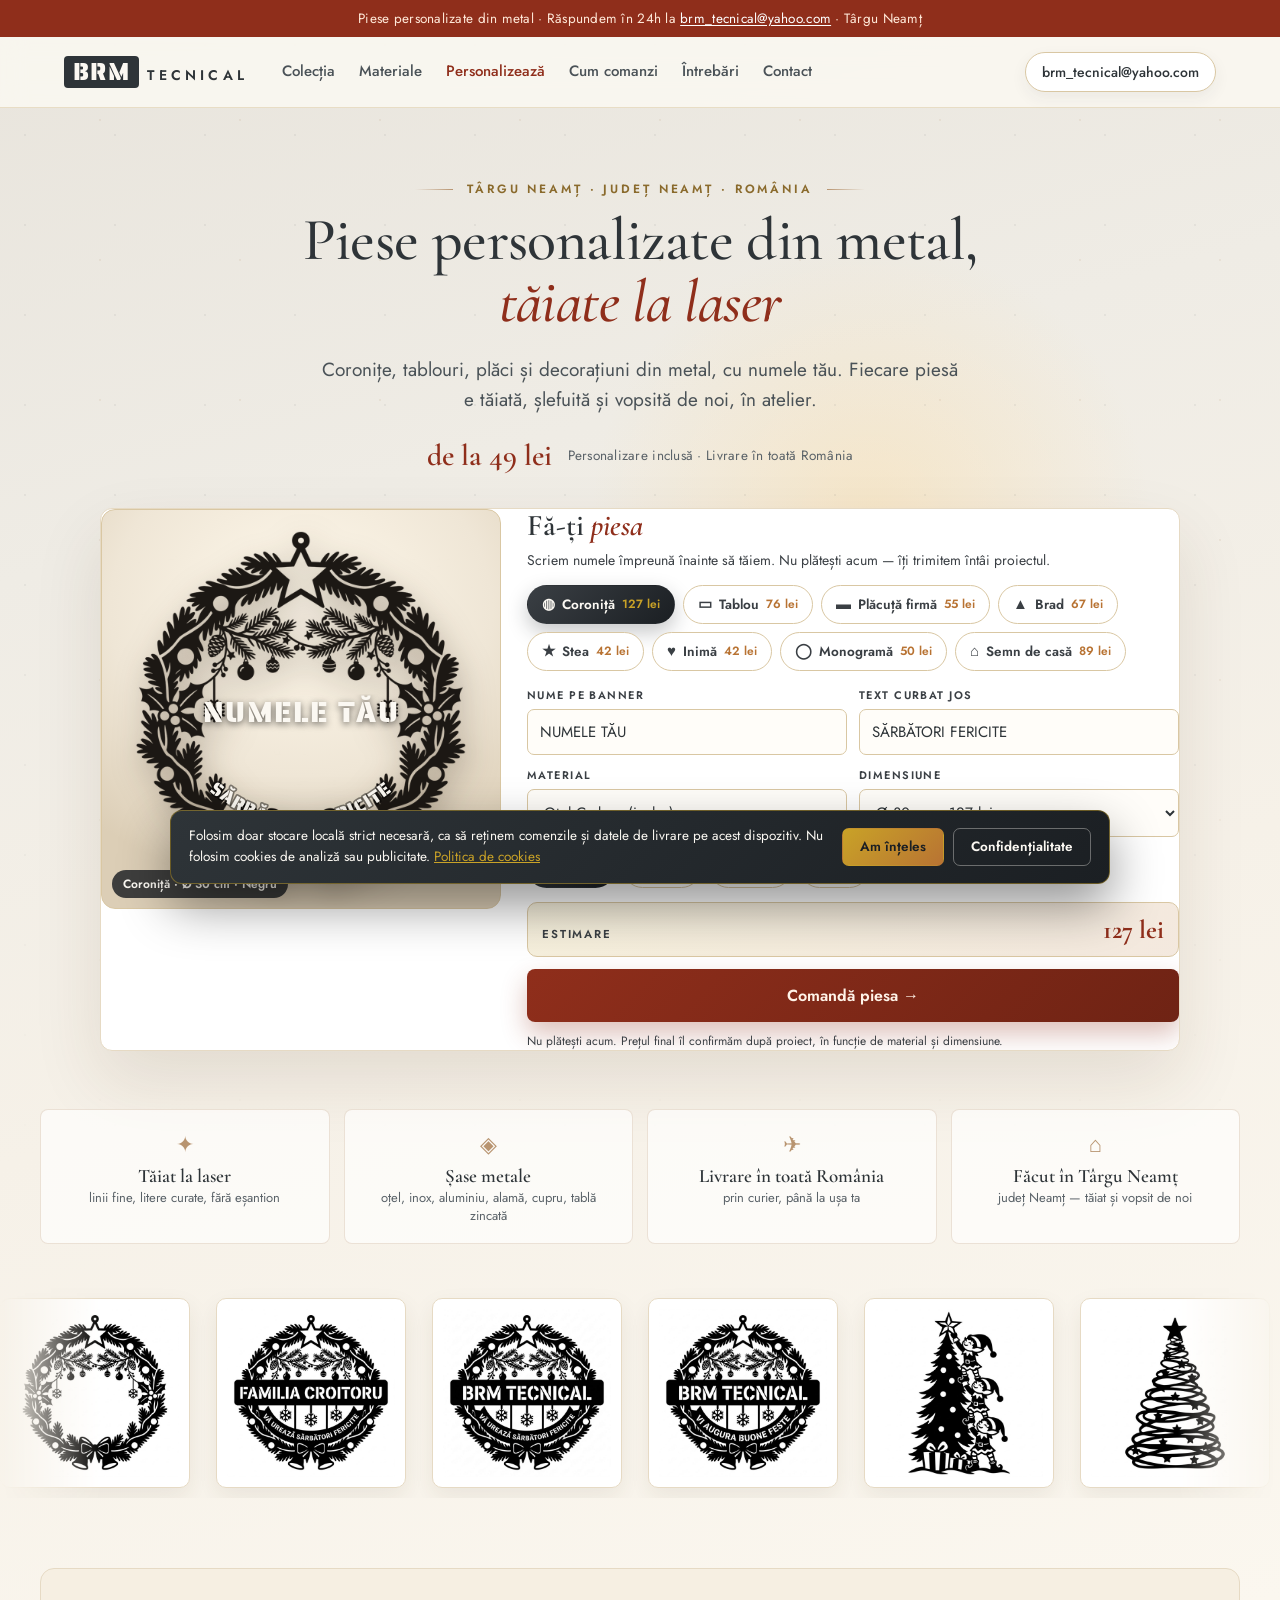
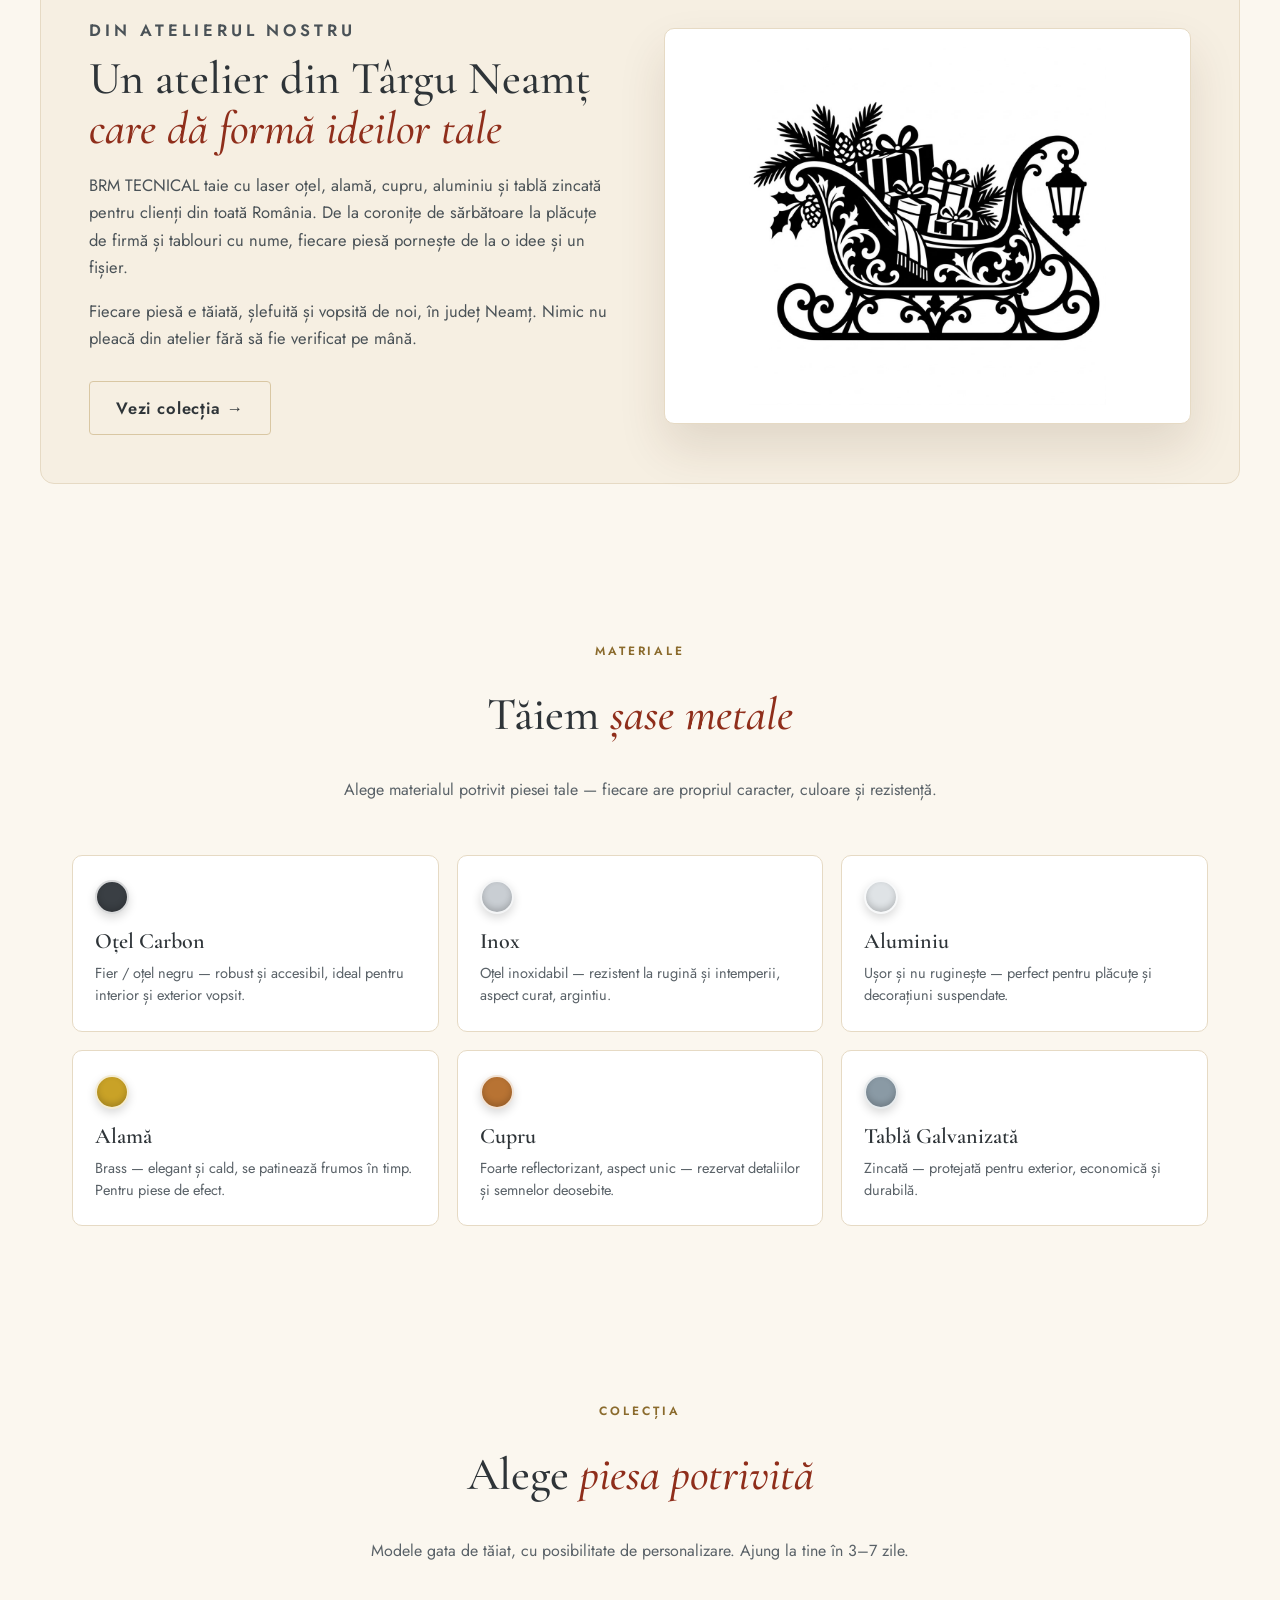
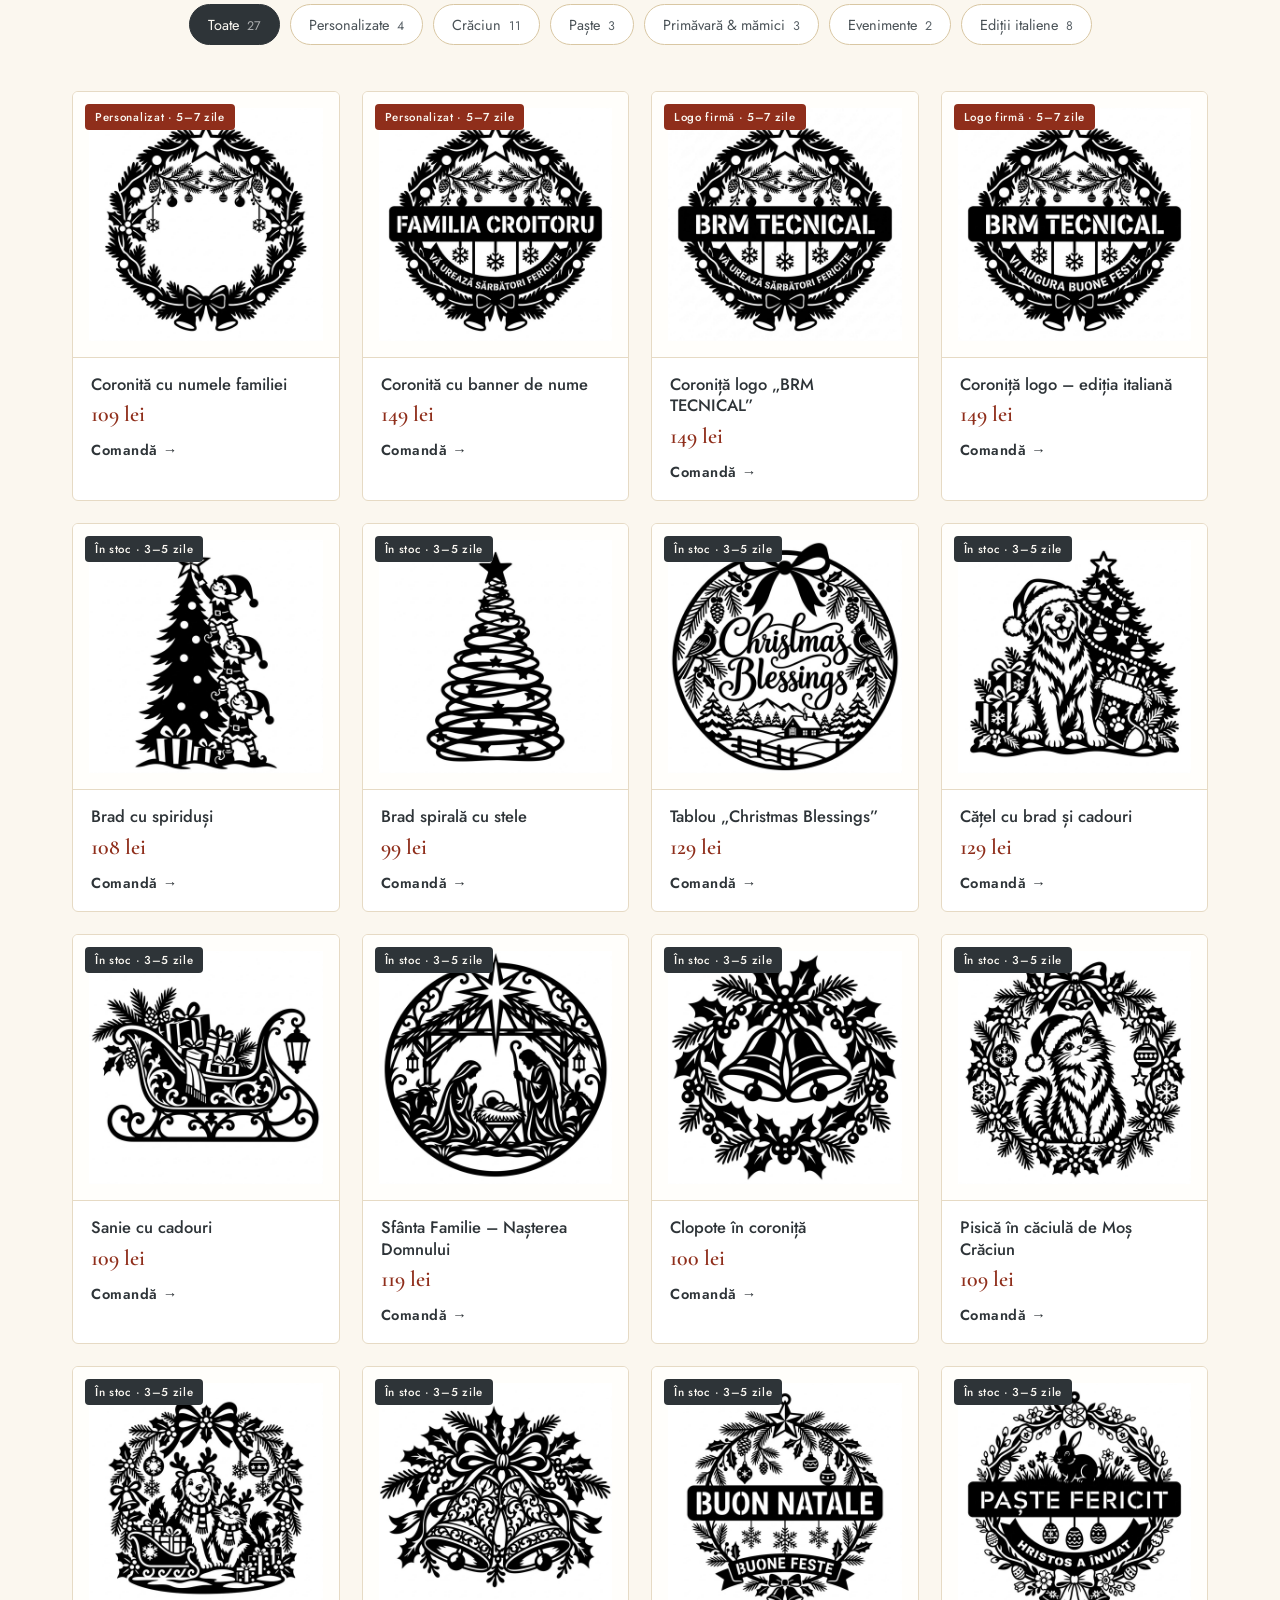
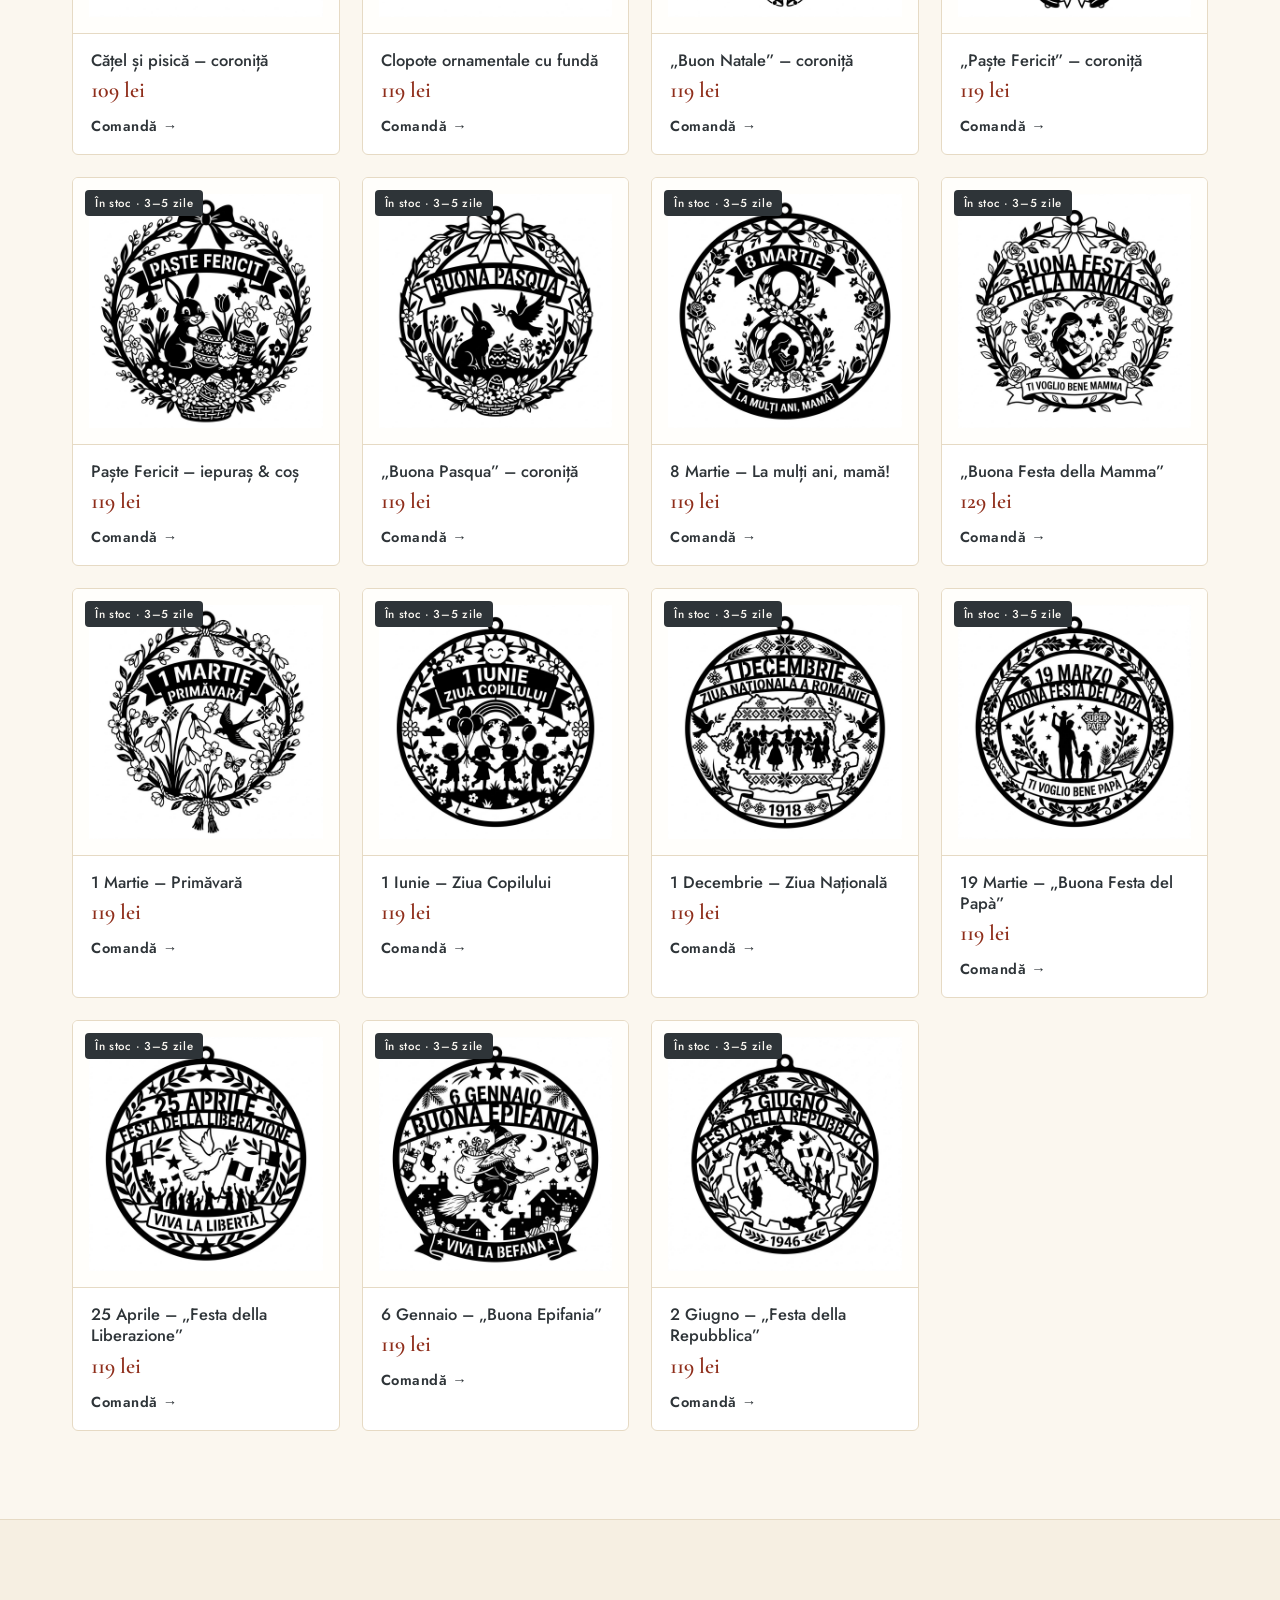
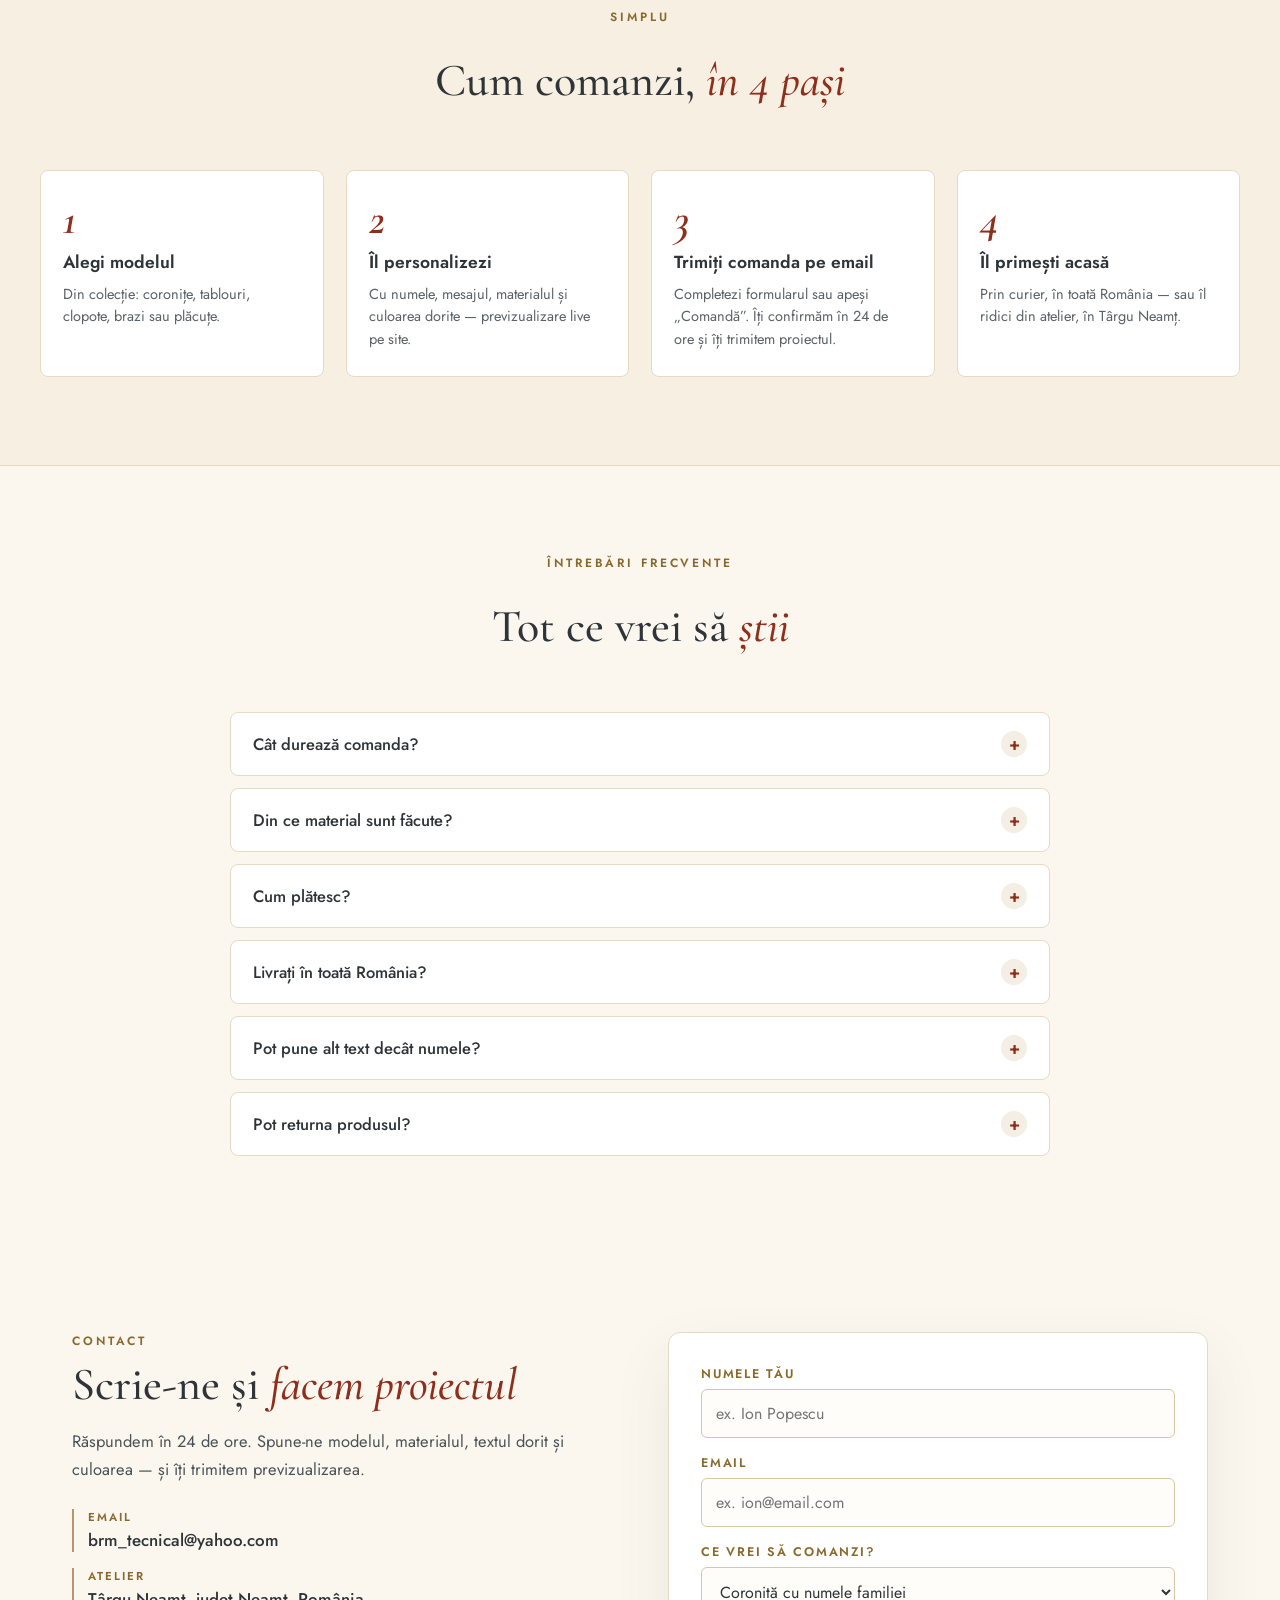
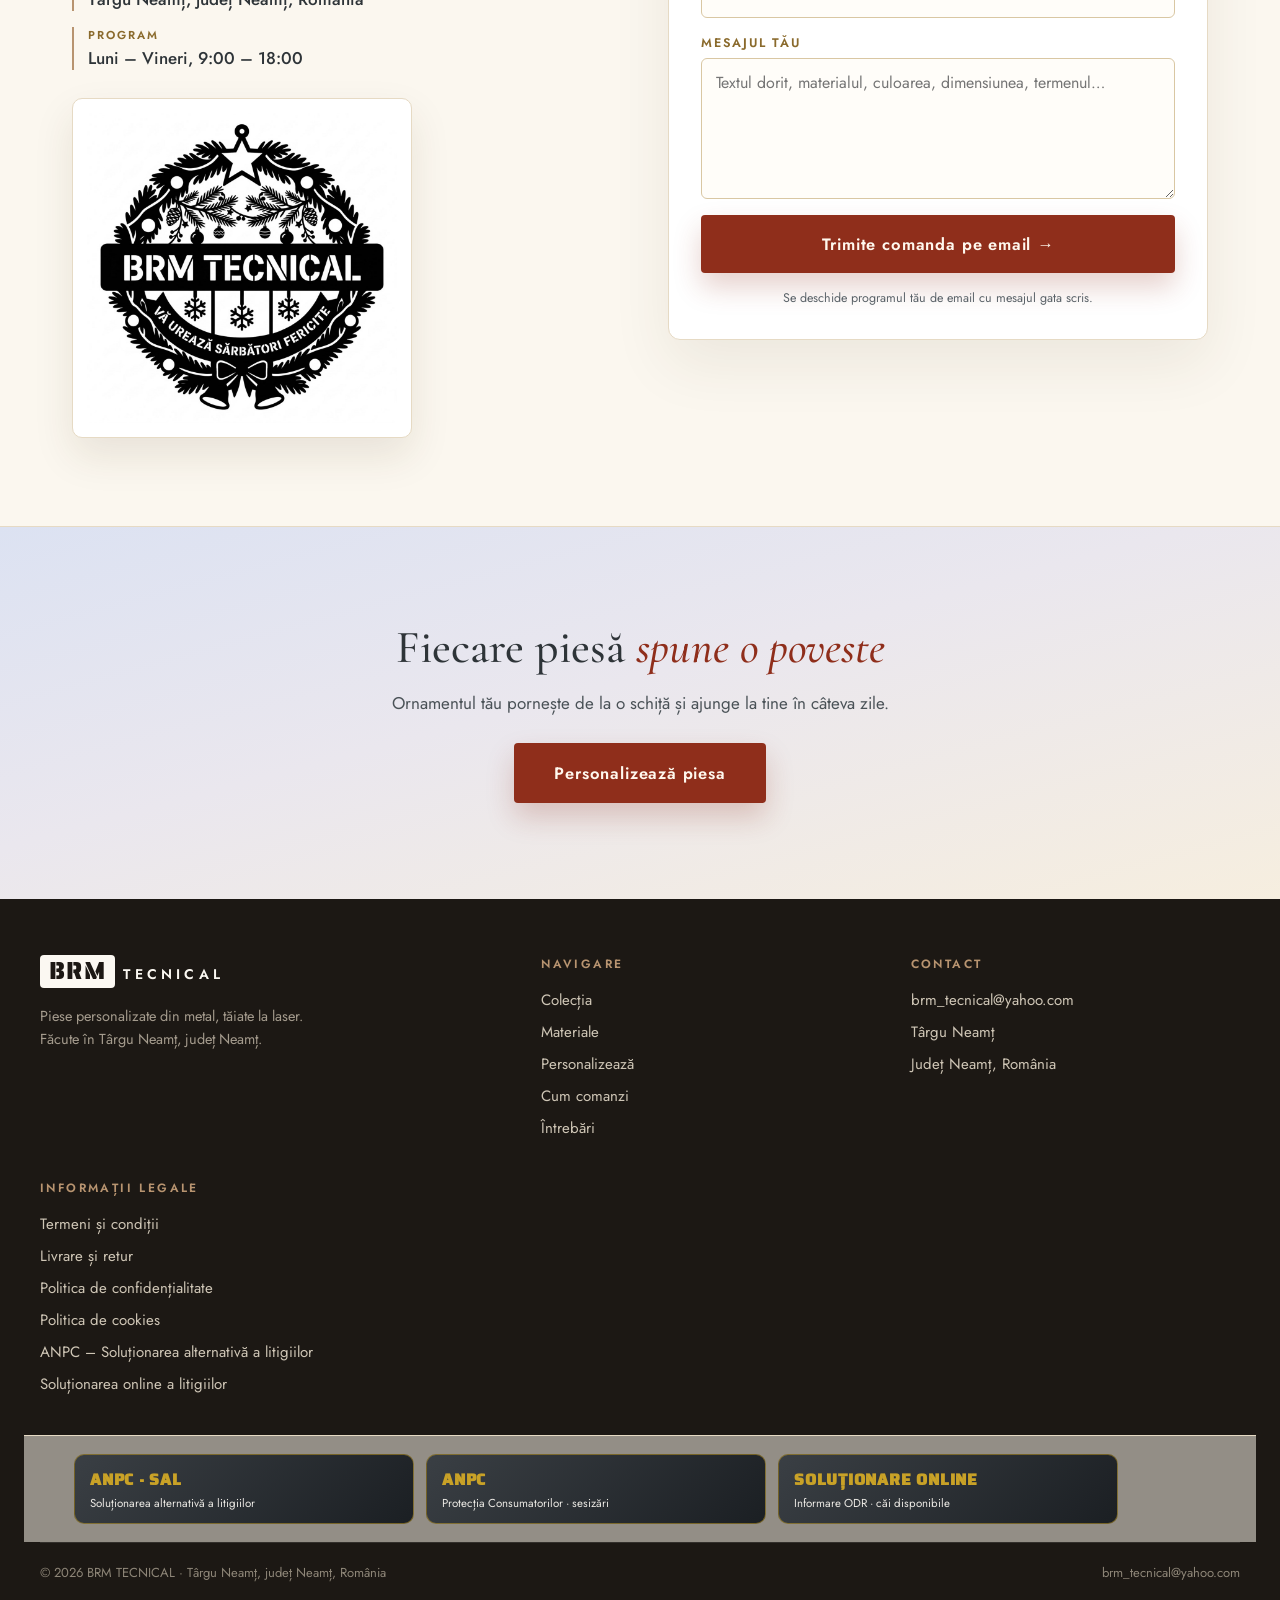
<file: index.html>
<!DOCTYPE html>
<html lang="ro">
<head>
<meta charset="UTF-8">
<meta name="viewport" content="width=device-width, initial-scale=1.0">
<title>BRM TECNICAL – Piese personalizate din metal, tăiate la laser | Târgu Neamț</title>
<meta name="description" content="BRM TECNICAL – coronițe, tablouri, plăci și decorațiuni personalizate din metal, tăiate la laser. Cu numele tău. Atelier în Târgu Neamț, județ Neamț, România. Comenzi: brm_tecnical@yahoo.com">
<meta property="og:title" content="BRM TECNICAL – Piese personalizate din metal, tăiate la laser">
<meta property="og:description" content="Piese personalizate din metal cu numele tău, tăiate la laser în Târgu Neamț, județ Neamț.">
<meta property="og:type" content="website">
<meta property="og:image" content="images/brm-coronita-ro.jpg">
<link rel="icon" type="image/png" href="images/favicon.png">
<link rel="preconnect" href="https://fonts.googleapis.com">
<link rel="preconnect" href="https://fonts.gstatic.com" crossorigin>
<link href="https://fonts.googleapis.com/css2?family=Cormorant+Garamond:ital,wght@0,500;0,600;0,700;1,500;1,600&family=Jost:wght@400;500;600&family=Saira+Stencil+One&display=swap" rel="stylesheet">
<link rel="stylesheet" href="css/style.css">
<style>
.foot-links{border-top:1px solid var(--line,#E6DAC4);background:rgba(244,238,228,.55)}
.foot-badges{max-width:1180px;margin:0 auto;padding:18px 24px;display:flex;gap:12px;flex-wrap:wrap}
.badge-anpc{display:flex;flex-direction:column;gap:3px;text-decoration:none;flex:1 1 260px;max-width:340px;
  background:linear-gradient(135deg,#3A3F44,#1B1F23);border:1px solid rgba(201,162,39,.5);border-radius:10px;
  padding:12px 15px;color:#FBF8F2;transition:.18s}
.badge-anpc:hover{border-color:#C9A227;transform:translateY(-2px)}
.badge-anpc b{font-family:'Saira Stencil One','Jost',sans-serif;font-size:15.5px;letter-spacing:.05em;color:#C9A227}
.badge-anpc span{font-size:11.5px;line-height:1.4;opacity:.92;font-family:'Jost',sans-serif}
.foot-col a[href^="legal.html"]{white-space:nowrap}
@media(max-width:640px){.foot-badges{padding:14px 16px}}
@media print{.foot-badges{display:none!important}}
</style>
</head>
<body>

<div class="band">
  <p id="bandText">Piese personalizate din metal · Răspundem în 24h · Târgu Neamț</p>
</div>

<header class="head">
  <div class="head-in">
    <a class="logo" href="#top" aria-label="BRM TECNICAL – acasă">
      <span class="logo-mark">BRM</span>
      <span class="logo-txt">TECNICAL</span>
    </a>

    <nav class="nav" id="nav">
      <a href="#colectie">Colecția</a>
      <a href="#materiale">Materiale</a>
      <a href="#personalizare">Personalizează</a>
      <a href="#cum">Cum comanzi</a>
      <a href="#faq">Întrebări</a>
      <a href="#contact">Contact</a>
    </nav>

    <a class="head-mail" href="mailto:brm_tecnical@yahoo.com" id="headMail">brm_tecnical@yahoo.com</a>

    <button class="burger" id="burger" aria-label="Meniu" aria-expanded="false">
      <span></span><span></span><span></span>
    </button>
  </div>
</header>

<main id="top">

  <section class="hero" id="personalizare">
    <div class="hero-in">
      <p class="eyebrow" id="heroEyebrow">Târgu Neamț · județ Neamț · România</p>
      <h1 class="h1" id="heroTitle">Piese personalizate din metal,<br><em>tăiate la laser</em></h1>
      <p class="lead" id="heroLead">Coronițe, tablouri, plăci și decorațiuni din metal, cu numele tău.</p>

      <div class="hero-price">
        <span class="price" id="priceFrom">de la 49 lei</span>
        <span class="price-note" id="priceNote">Personalizare inclusă · Livrare în toată România</span>
      </div>

      <div class="customizer">
        <div class="preview" id="preview" data-color="negru">
          <div class="pv-stage">
            <img id="previewImg" src="images/coronita-model.png" alt="Previzualizare coroniță personalizată BRM TECNICAL">
            <span class="pv-banner" id="pvBanner">NUMELE TĂU</span>
            <svg class="pv-curve" viewBox="0 0 1000 1000" preserveAspectRatio="xMidYMid meet" aria-hidden="true">
              <defs><path id="pvCurvePath" d="M 320,700 Q 500,860 680,700" fill="none"></path></defs>
              <text class="pv-curve-text" id="pvCurveText">
                <textPath href="#pvCurvePath" startOffset="50%" text-anchor="middle">SĂRBĂTORI FERICITE</textPath>
              </text>
            </svg>
          </div>
          <span class="pv-cap" id="previewCaption">Previzualizare live · Ø ~40 cm · Metal 1–2 mm</span>
        </div>

        <form class="controls" id="controls" onsubmit="return false;">
          <h2 class="ctl-title" id="customTitle">Fă-ți <em>piesa</em></h2>
          <p class="ctl-note" id="customNote">Scriem numele împreună înainte să tăiem. Nu plătești acum — îți trimitem întâi proiectul.</p>

          <label class="fld">
            <span id="customNameLabel">Numele (pe banner)</span>
            <input type="text" id="inName" value="NUMELE TĂU" maxlength="26" autocomplete="off">
          </label>

          <label class="fld">
            <span id="customBottomLabel">Mesajul de jos (curbat)</span>
            <input type="text" id="inBottom" value="SĂRBĂTORI FERICITE" maxlength="34" autocomplete="off">
          </label>

          <div class="fld">
            <span class="fld-lbl">Culoare</span>
            <div class="colors" role="radiogroup" aria-label="Culoare">
              <button type="button" class="chip is-on" data-color="negru" aria-pressed="true"><i style="background:#1C1814"></i>Negru</button>
              <button type="button" class="chip" data-color="rosu" aria-pressed="false"><i style="background:#8F2E1B"></i>Roșu</button>
              <button type="button" class="chip" data-color="auriu" aria-pressed="false"><i style="background:#8A6A2C"></i>Auriu</button>
              <button type="button" class="chip" data-color="alb" aria-pressed="false"><i style="background:#FFFFFF;box-shadow:0 0 0 1px rgba(0,0,0,.28)"></i>Alb</button>
            </div>
          </div>

          <a class="btn" id="orderCustom" href="mailto:brm_tecnical@yahoo.com" data-order="custom">Vreau acest ornament →</a>
          <p class="ctl-legal" id="customLegal">Nu plătești acum. Îți trimitem întâi proiectul, apoi confirmi comanda.</p>
        </form>
      </div>
    </div>
  </section>

  <section class="trust">
    <div class="trust-in" id="trustIn"><!-- din data.js --></div>
  </section>

  <section class="marquee" aria-label="Modele din colecție">
    <div class="marquee-track" id="marqueeTrack"><!-- din data.js --></div>
  </section>

  <section class="atelier">
    <div class="atelier-in">
      <div class="atelier-txt">
        <p class="eyebrow" id="aboutEyebrow">Din atelierul nostru</p>
        <h2 class="h2" id="aboutTitle">Un atelier din Târgu Neamț<br><em>care dă formă ideilor tale</em></h2>
        <p id="aboutP1">BRM TECNICAL taie cu laser oțel, alamă, cupru, aluminiu și tablă zincată.</p>
        <p id="aboutP2">Fiecare piesă e tăiată, șlefuită și vopsită de noi, în județ Neamț.</p>
        <a class="btn btn-ghost" href="#colectie">Vezi colecția →</a>
      </div>
      <div class="atelier-img">
        <img id="aboutImg" src="images/sanie-cadouri.jpg" alt="Ornament tăiat la laser" loading="lazy">
      </div>
    </div>
  </section>

  <section class="sec" id="materiale">
    <p class="eyebrow center" id="materialsEyebrow">Materiale</p>
    <h2 class="h2 center" id="materialsTitle">Tăiem <em>șase metale</em></h2>
    <p class="sec-sub center" id="materialsSub">Alege materialul potrivit piesei tale.</p>
    <div class="mats" id="mats"><!-- din data.js --></div>
  </section>

  <section class="sec" id="colectie">
    <p class="eyebrow center" id="collectionEyebrow">Colecția</p>
    <h2 class="h2 center" id="collectionTitle">Alege <em>piesa potrivită</em></h2>
    <p class="sec-sub center" id="collectionSub">Modele gata de tăiat, cu posibilitate de personalizare.</p>
    <div class="filters" id="filters"><!-- din data.js --></div>
    <div class="grid" id="grid"><!-- din data.js --></div>
  </section>

  <section class="sec band-sec" id="cum">
    <p class="eyebrow center" id="stepsEyebrow">Simplu</p>
    <h2 class="h2 center" id="stepsTitle">Cum comanzi, <em>în 4 pași</em></h2>
    <div class="steps" id="steps"><!-- din data.js --></div>
  </section>

  <section class="sec" id="faq">
    <p class="eyebrow center" id="faqEyebrow">Întrebări frecvente</p>
    <h2 class="h2 center" id="faqTitle">Tot ce vrei să <em>știi</em></h2>
    <div class="faq" id="faqList"><!-- din data.js --></div>
  </section>

  <section class="sec contact" id="contact">
    <div class="contact-in">
      <div class="contact-info">
        <p class="eyebrow" id="contactEyebrow">Contact</p>
        <h2 class="h2" id="contactTitle">Scrie-ne și <em>facem proiectul</em></h2>
        <p class="contact-lead" id="contactLead">Răspundem în 24 de ore.</p>

        <ul class="c-list">
          <li>
            <span class="c-k">Email</span>
            <a href="mailto:brm_tecnical@yahoo.com" id="contactMail">brm_tecnical@yahoo.com</a>
          </li>
          <li>
            <span class="c-k">Atelier</span>
            <span id="contactAddr">Târgu Neamț, județ Neamț, România</span>
          </li>
          <li>
            <span class="c-k">Program</span>
            <span id="contactProg">Luni – Vineri, 9:00 – 18:00</span>
          </li>
        </ul>

        <img class="contact-img" id="contactImg" src="images/brm-coronita-ro.jpg" alt="BRM TECNICAL – coroniță personalizată" loading="lazy">
      </div>

      <form class="contact-form" id="contactForm">
        <label class="fld">
          <span id="formNameLabel">Numele tău</span>
          <input type="text" name="nume" id="cfName" required autocomplete="name" placeholder="ex. Ion Popescu">
        </label>
        <label class="fld">
          <span id="formEmailLabel">Email</span>
          <input type="email" name="email" id="cfEmail" required autocomplete="email" placeholder="ex. ion@email.com">
        </label>
        <label class="fld">
          <span id="formModelLabel">Ce vrei să comanzi?</span>
          <select name="model" id="cfModel"><!-- din data.js --></select>
        </label>
        <label class="fld">
          <span id="formMsgLabel">Mesajul tău</span>
          <textarea name="mesaj" id="cfMsg" rows="5" required placeholder="Textul dorit, materialul, culoarea, dimensiunea, termenul…"></textarea>
        </label>
        <button class="btn" type="submit" id="formBtn">Trimite comanda pe email →</button>
        <p class="ctl-legal" id="formLegal">Se deschide programul tău de email cu mesajul gata scris.</p>
      </form>
    </div>
  </section>

  <section class="final">
    <h2 class="h2" id="finalTitle">Fiecare piesă <em>spune o poveste</em></h2>
    <p id="finalText">Ornamentul tău pornește de la o schiță și ajunge la tine în câteva zile.</p>
    <a class="btn" href="#personalizare" id="finalBtn">Personalizează piesa</a>
  </section>

</main>

<footer class="foot">
  <div class="foot-in">
    <div class="foot-brand">
      <a class="logo" href="#top">
        <span class="logo-mark">BRM</span>
        <span class="logo-txt">TECNICAL</span>
      </a>
      <p id="footerTagline">Piese personalizate din metal, tăiate la laser.</p>
    </div>
    <div class="foot-col">
      <h4>Navigare</h4>
      <a href="#colectie">Colecția</a>
      <a href="#materiale">Materiale</a>
      <a href="#personalizare">Personalizează</a>
      <a href="#cum">Cum comanzi</a>
      <a href="#faq">Întrebări</a>
    </div>
    <div class="foot-col">
      <h4>Contact</h4>
      <a href="mailto:brm_tecnical@yahoo.com" id="footMail">brm_tecnical@yahoo.com</a>
      <span id="footCity">Târgu Neamț</span>
      <span id="footCounty">Județ Neamț, România</span>
    </div>
    <div class="foot-col">
      <h4>Informații legale</h4>
      <a href="legal.html#termeni">Termeni și condiții</a>
      <a href="legal.html#livrare">Livrare și retur</a>
      <a href="legal.html#confidentialitate">Politica de confidențialitate</a>
      <a href="legal.html#cookies">Politica de cookies</a>
      <a href="legal.html#anpc">ANPC – Soluționarea alternativă a litigiilor</a>
      <a href="legal.html#sol">Soluționarea online a litigiilor</a>
    </div>
  </div>

  <div class="foot-links">
    <div class="foot-badges">
      <a class="badge-anpc" href="https://anpc.ro/ce-este-sal/" target="_blank" rel="noopener">
        <b>ANPC · SAL</b>
        <span>Soluționarea alternativă a litigiilor</span>
      </a>
      <a class="badge-anpc" href="https://anpc.ro/" target="_blank" rel="noopener">
        <b>ANPC</b>
        <span>Protecția Consumatorilor · sesizări</span>
      </a>
      <a class="badge-anpc" href="legal.html#sol">
        <b>SOLUȚIONARE ONLINE</b>
        <span>Informare ODR · căi disponibile</span>
      </a>
    </div>
  </div>

  <div class="foot-legal">
    <span>© <span id="year">2026</span> BRM TECNICAL · Târgu Neamț, județ Neamț, România</span>
    <a href="mailto:brm_tecnical@yahoo.com" id="footMail2">brm_tecnical@yahoo.com</a>
  </div>
</footer>

<script src="data.js"></script>
<script src="js/main.js"></script>
  <script src="js/cos.js"></script>
</body>
</html>
</file>
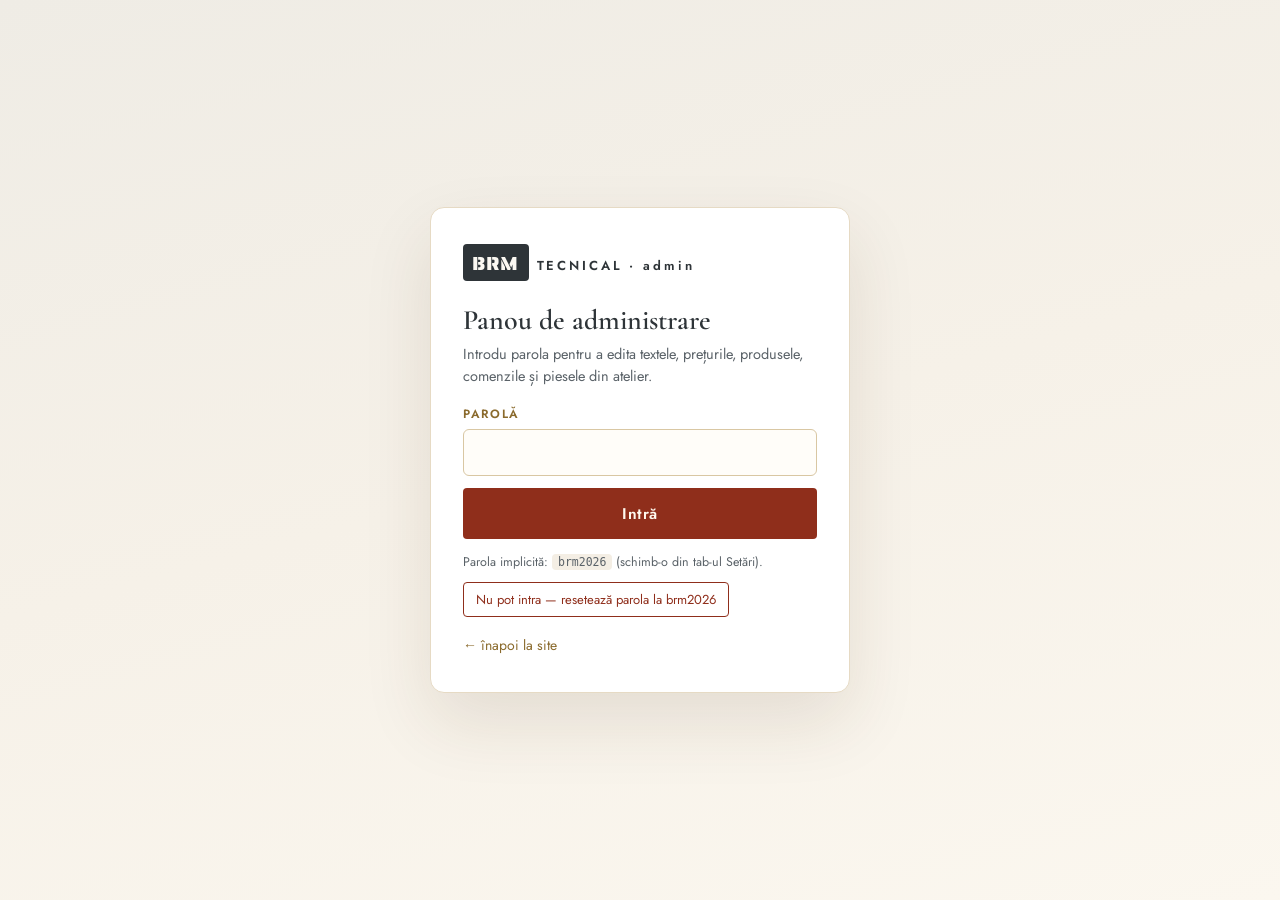
<file: admin.html>
<!DOCTYPE html>
<html lang="ro">
<head>
<meta charset="UTF-8">
<meta name="viewport" content="width=device-width, initial-scale=1.0">
<title>Admin – BRM TECNICAL</title>
<link rel="icon" type="image/png" href="images/favicon.png">
<link rel="preconnect" href="https://fonts.googleapis.com">
<link rel="preconnect" href="https://fonts.gstatic.com" crossorigin>
<link href="https://fonts.googleapis.com/css2?family=Cormorant+Garamond:ital,wght@0,500;0,600;1,500&family=Jost:wght@400;500;600&family=Saira+Stencil+One&display=swap" rel="stylesheet">
<link rel="stylesheet" href="css/admin.css">
<style>
.shape-card{background:#fff;border:1px solid var(--line,#E6DAC4);border-radius:12px;padding:16px;margin-bottom:16px}
.shape-head{display:flex;align-items:center;gap:14px;flex-wrap:wrap;margin-bottom:12px}
.shape-head h3{font-family:'Cormorant Garamond',serif;font-size:23px;font-weight:600;margin:0;display:flex;align-items:center;gap:9px}
.shape-head h3 span{font-size:18px;color:#B87333}
.shape-head h3 .shape-label-edit{font-family:'Jost',sans-serif;font-size:18px;font-weight:600;color:#2E3438;border:1px solid #D9C7A3;border-radius:6px;padding:4px 8px;min-width:140px}
.shape-from{font-size:13px;color:#5A6268;background:#F4EEE4;border:1px solid #E6DAC4;border-radius:999px;padding:5px 12px}
.shape-from b{color:#8F2E1B}
.shape-head .mini{margin-left:auto}
.sh-base{max-width:340px;margin-bottom:14px}
.sh-table{width:100%;border-collapse:collapse;margin-bottom:12px}
.sh-table th{font-size:10.5px;letter-spacing:.13em;text-transform:uppercase;color:#8A6A2C;text-align:left;padding:0 8px 7px;font-weight:600}
.sh-table td{padding:4px 8px 4px 0;vertical-align:middle}
.sh-table td:last-child{padding-right:0;text-align:right;width:1%}
.sh-in{width:100%;font-family:'Jost',sans-serif;font-size:14.5px;color:#2E3438;background:#FFFDF9;border:1px solid #D9C7A3;border-radius:6px;padding:9px 11px;outline:none;box-sizing:border-box}
.sh-calc{font-size:14px;font-weight:600;color:#8F2E1B;white-space:nowrap}
.sh-table .mini[disabled]{opacity:.4;cursor:not-allowed}
.custom-shape{border-left:4px solid #C9A227}
.ord-table{width:100%;border-collapse:collapse;background:#fff;border:1px solid #E6DAC4;border-radius:10px;overflow:hidden}
.ord-table th{font-size:10.5px;letter-spacing:.12em;text-transform:uppercase;color:#8A6A2C;text-align:left;padding:10px 12px;background:#F4EEE4}
.ord-table td{padding:10px 12px;border-top:1px solid #E6DAC4;font-size:13.5px;vertical-align:top}
.ord-table small{color:#5A6268}
.ord-piese{max-width:280px}
.ord-status{font-family:'Jost',sans-serif;font-size:13px;border:1px solid #D9C7A3;border-radius:6px;padding:6px 8px;background:#FFFDF9}
.ord-guide{background:#FFFDF9;border:1px solid #E6DAC4;border-radius:10px;padding:12px 16px;margin:0 0 16px}
.ord-guide summary{cursor:pointer;font-weight:600;font-size:14px;color:#8F2E1B}
.ord-guide ol{margin:10px 0 6px;padding-left:20px;font-size:13.5px;line-height:1.7}
@media(max-width:760px){
  .sh-table thead{display:none}
  .sh-table tr{display:grid;grid-template-columns:1fr 1fr;gap:6px;padding:10px 0;border-bottom:1px dashed #E6DAC4}
  .sh-table td{padding:0}
  .sh-table td:last-child{grid-column:span 2;text-align:left;width:auto}
  .ord-table{display:block;overflow-x:auto}
}
</style>
</head>
<body>

<div class="login" id="loginView">
  <div class="login-card">
    <div class="logo"><span class="logo-mark">BRM</span><span class="logo-txt">TECNICAL · admin</span></div>
    <h1>Panou de administrare</h1>
    <p class="muted">Introdu parola pentru a edita textele, prețurile, produsele, comenzile și piesele din atelier.</p>
    <form id="loginForm">
      <label class="fld"><span>Parolă</span><input type="password" id="loginPass" autocomplete="current-password" required></label>
      <button class="btn" type="submit">Intră</button>
      <p class="err" id="loginErr" hidden>Parolă greșită.</p>
    </form>
    <p class="hint">Parola implicită: <code>brm2026</code> (schimb-o din tab-ul Setări).</p>
    <p class="hint" style="margin-top:10px"><button type="button" class="mini" id="btnResetPass" style="color:#8F2E1B;border-color:#8F2E1B">Nu pot intra — resetează parola la brm2026</button></p>
    <a class="back" href="index.html">← înapoi la site</a>
  </div>
</div>

<div class="app" id="appView" hidden>
  <header class="top">
    <div class="logo"><span class="logo-mark">BRM</span><span class="logo-txt">TECNICAL · admin</span></div>
    <nav class="tabs" id="tabs">
      <button class="tab is-on" data-tab="settings">Setări</button>
      <button class="tab" data-tab="comenzi">Comenzi</button>
      <button class="tab" data-tab="products">Produse &amp; prețuri</button>
      <button class="tab" data-tab="shapes">Atelier · forme</button>
      <button class="tab" data-tab="preview">Previzualizare</button>
    </nav>
    <div class="top-r">
      <a class="link" href="index.html" target="_blank" rel="noopener">Vezi site-ul ↗</a>
      <button class="btn-sm" id="btnLogout">Ieși</button>
    </div>
  </header>

  <main>
    <section class="pane is-on" id="pane-settings">
      <div class="pane-head"><h2>Texte &amp; setări</h2>
        <div class="pane-actions">
          <button class="btn-sm ghost" id="btnResetSettings">Resetează textele</button>
          <button class="btn-sm" id="btnSaveSettings">Salvează setările</button>
        </div>
      </div>
      <div class="grid2">
        <label class="fld"><span>Email comenzi</span><input type="email" id="s_email"></label>
        <label class="fld"><span>Oraș</span><input type="text" id="s_city"></label>
        <label class="fld"><span>Județ</span><input type="text" id="s_county"></label>
        <label class="fld"><span>Țară</span><input type="text" id="s_country"></label>
        <label class="fld"><span>Program</span><input type="text" id="s_program"></label>
        <label class="fld"><span>Preț de la (afișat)</span><input type="text" id="s_priceFrom"></label>
        <label class="fld span2"><span>Bandă sus ({email} = adresa)</span><input type="text" id="s_band"></label>
        <label class="fld span2"><span>Lead hero</span><textarea id="s_heroLead" rows="2"></textarea></label>
        <label class="fld"><span>Preview caption</span><input type="text" id="s_previewCaption"></label>
        <label class="fld"><span>Text implicit banner (nume)</span><input type="text" id="s_customNameDefault"></label>
        <label class="fld"><span>Text implicit curbat (jos)</span><input type="text" id="s_customBottomDefault"></label>
        <label class="fld"><span>Prefix subiect email</span><input type="text" id="s_orderSubjectPrefix"></label>
        <label class="fld span2"><span>URL Comenzi (Google Sheets Web App)</span><input type="text" id="s_ordersUrl" placeholder="https://script.google.com/macros/s/AKfycbzUvuM3P5eqMybYPTCm8_HJnzyd2lBidjR9glFpR8PyueuDBY1jKXaS07tjWIJD6wyp-g/exec"></label>
        <label class="fld"><span>Cheie comenzi (default BRM2026)</span><input type="text" id="s_ordersKey" placeholder="BRM2026"></label>
      </div>
      <h3>Parolă admin</h3>
      <div class="grid2">
        <label class="fld"><span>Parolă nouă</span><input type="text" id="newPass" placeholder="lasă gol ca să nu schimbi"></label>
        <div class="fld"><span>&nbsp;</span><button class="btn-sm" id="btnChangePass">Schimbă parola</button></div>
      </div>
      <h3>Publicare online</h3>
      <div class="row">
        <button class="btn-sm" id="btnPublish">☁ Publică online</button>
        <button class="btn-sm ghost" id="btnToken">🔑 Token GitHub</button>
      </div>
      <p class="hint" id="pubStatus">Nicio publicare online încă.</p>
      <p class="hint">„Publică online” scrie <code>data.js</code> direct în repo-ul GitHub (și urcă pozele noi în <code>images/</code>). Site-ul se actualizează singur în ~1 minut.</p>
      <h3>Backup manual (export / import)</h3>
      <div class="row">
        <button class="btn-sm ghost" id="btnExport">⬇ Descarcă data.js</button>
        <label class="btn-sm file-btn">⬆ Importă data.js<input type="file" id="importFile" accept=".js,application/json,.json" hidden></label>
        <button class="btn-sm danger" id="btnWipe">Șterge modificările locale</button>
      </div>
    </section>

    <section class="pane" id="pane-comenzi">
      <div class="pane-head"><h2>Comenzi primite</h2>
        <div class="pane-actions">
          <button class="btn-sm ghost" id="btnReloadOrders">↻ Reîncarcă</button>
          <button class="btn-sm ghost" id="btnExportCsv">⬇ Export CSV</button>
          <button class="btn-sm" id="btnAddOrderManual">+ Comandă manuală</button>
        </div>
      </div>
      <p class="hint" id="ordersStatus"></p>
      <details class="ord-guide" id="ordersGuide">
        <summary>Cum conectezi Google Sheets pentru comenzi (o singură dată)</summary>
        <ol>
          <li>Deschide <a href="https://sheets.new" target="_blank" rel="noopener">sheets.new</a> → foaie nouă („Comenzi BRM”).</li>
          <li><b>Extensions → Apps Script</b> → șterge tot → lipește codul din <code>gs/comenzi.gs</code> → Save.</li>
          <li><b>Deploy → New deployment → Web app</b>: Execute as = <i>Me</i>, Who has access = <i>Anyone</i> → Deploy → copiază URL-ul.</li>
          <li>Lipește URL-ul în Setări → „URL Comenzi” → Salvează setările → Publică online.</li>
        </ol>
        <p class="hint">Comenzile din coș se scriu automat în foaia „Comenzi” și apar aici. Comenzile trimise pe email funcționează oricum.</p>
      </details>
      <div id="ordersWrap"></div>
      <h3>Comenzi salvate în acest browser</h3>
      <div id="ordersLocal"></div>
    </section>

    <section class="pane" id="pane-products">
      <div class="pane-head"><h2>Produse &amp; prețuri <span class="count" id="prodCount"></span></h2>
        <div class="pane-actions">
          <button class="btn-sm" id="btnAddProd">+ Produs nou</button>
          <button class="btn-sm" id="btnSaveProd">Salvează toate</button>
        </div>
      </div>
      <div class="prod-list" id="prodList"></div>
    </section>

    <section class="pane" id="pane-shapes">
      <div class="pane-head"><h2>Atelier · forme, prețuri și dimensiuni</h2>
        <div class="pane-actions">
          <button class="btn-sm" id="btnAddShape">+ Formă nouă</button>
          <button class="btn-sm ghost" id="btnResetShapes">Resetează formele implicite</button>
          <button class="btn-sm" id="btnSaveShapes">Salvează atelierul</button>
        </div>
      </div>
      <div class="grid2">
        <label class="fld"><span>Cost livrare curier (lei)</span><input type="number" min="0" step="1" id="s_courier"></label>
        <label class="fld"><span>Ambalaj cadou (lei)</span><input type="number" min="0" step="1" id="s_gift"></label>
      </div>
      <p class="hint">Prețul de bază este pentru dimensiunea cu multiplicatorul ×1. Celelalte dimensiuni înmulțesc prețul de bază.</p>
      <div id="shapeList"></div>
      <div class="row"><button class="btn-sm" id="btnPublish2">☁ Publică online</button></div>
    </section>

    <section class="pane" id="pane-preview">
      <div class="pane-head"><h2>Previzualizare rapidă</h2></div>
      <p class="muted">Așa arată personalizatorul de pe site (banner + text curbat jos).</p>
      <div class="pv-box">
        <div class="pv-stage" id="pvStage">
          <img id="pvImg" src="images/coronita-model.png" alt="preview">
          <span class="pv-banner" id="pvBanner">NUMELE TĂU</span>
          <svg class="pv-curve" viewBox="0 0 1000 1000" preserveAspectRatio="xMidYMid meet" aria-hidden="true">
            <defs><path id="pvCurvePath" d="M 320,700 Q 500,860 680,700" fill="none"></path></defs>
            <text class="pv-curve-text" id="pvCurveText"><textPath href="#pvCurvePath" startOffset="50%" text-anchor="middle">SĂRBĂTORI FERICITE</textPath></text>
          </svg>
        </div>
      </div>
    </section>
  </main>

  <div class="toast" id="toast" hidden></div>
</div>

<script src="data.js"></script>
<script src="js/admin.js"></script>
</body>
</html>
</file>
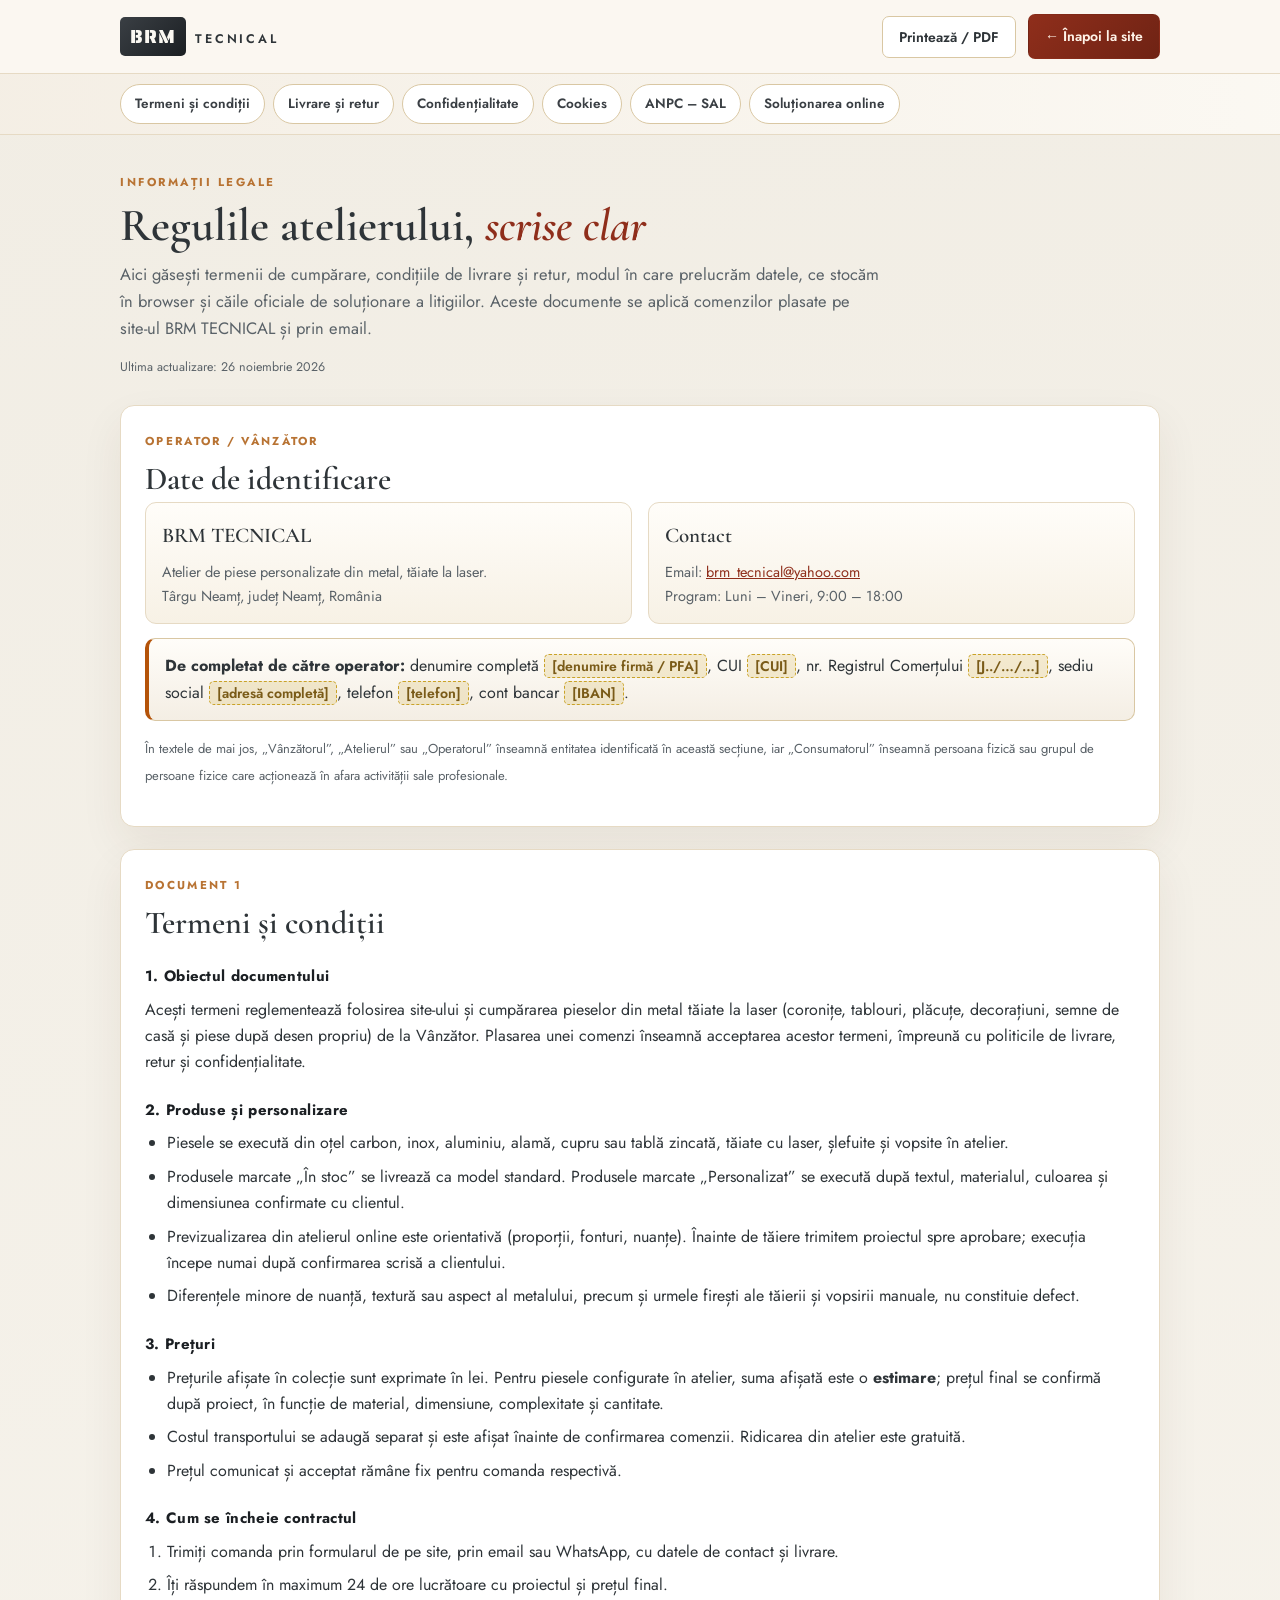
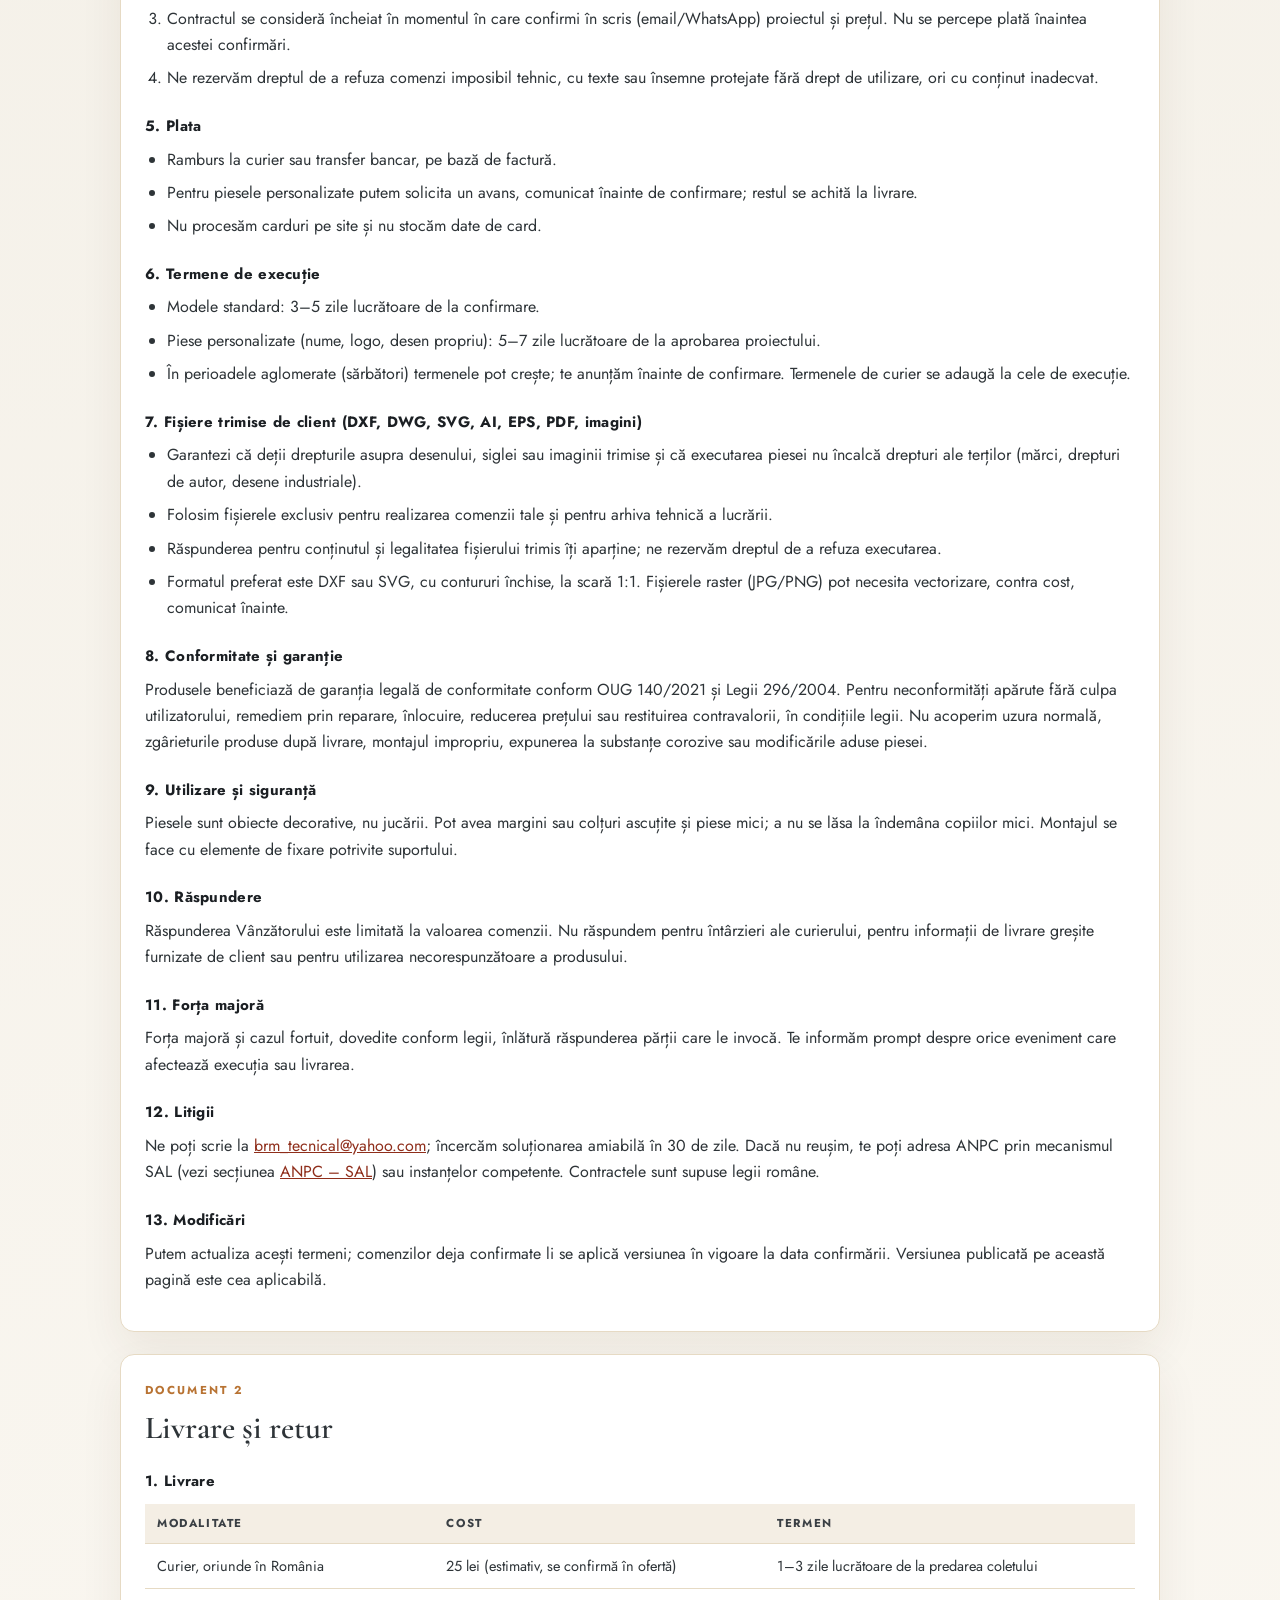
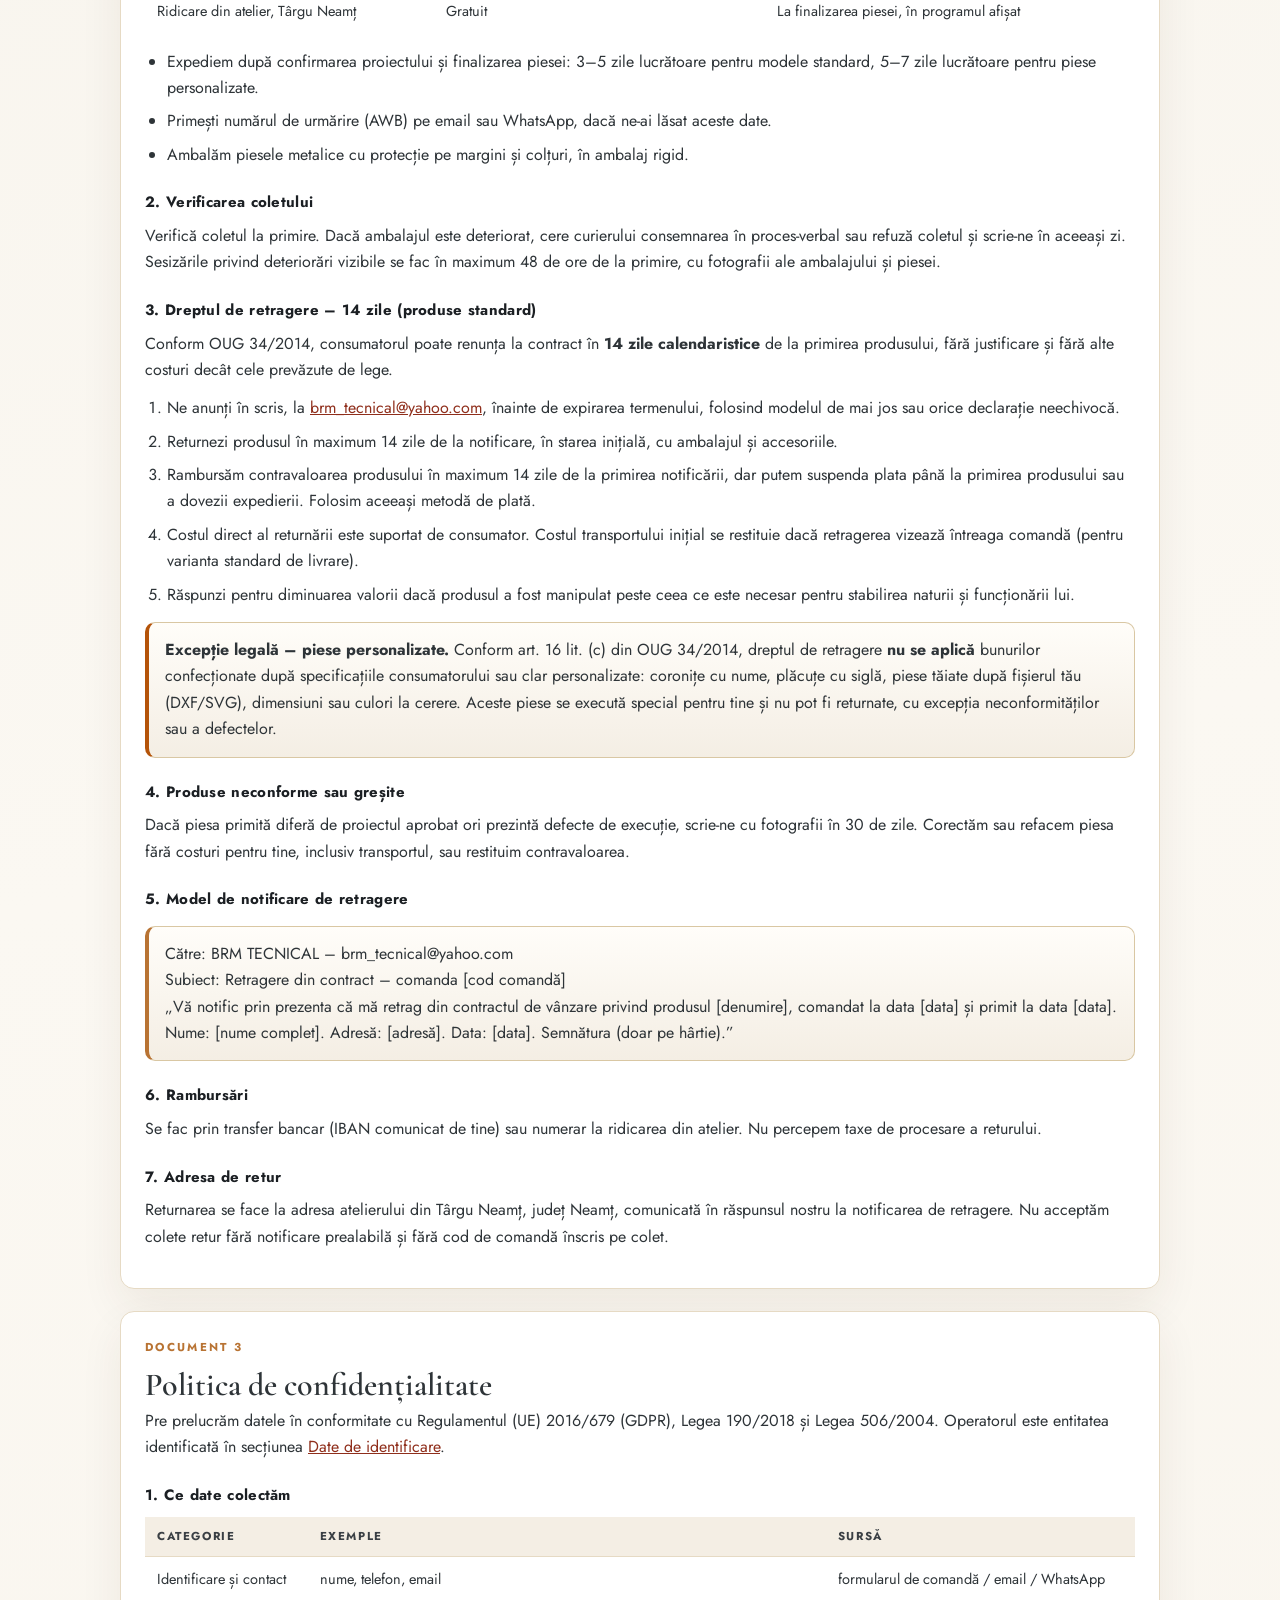
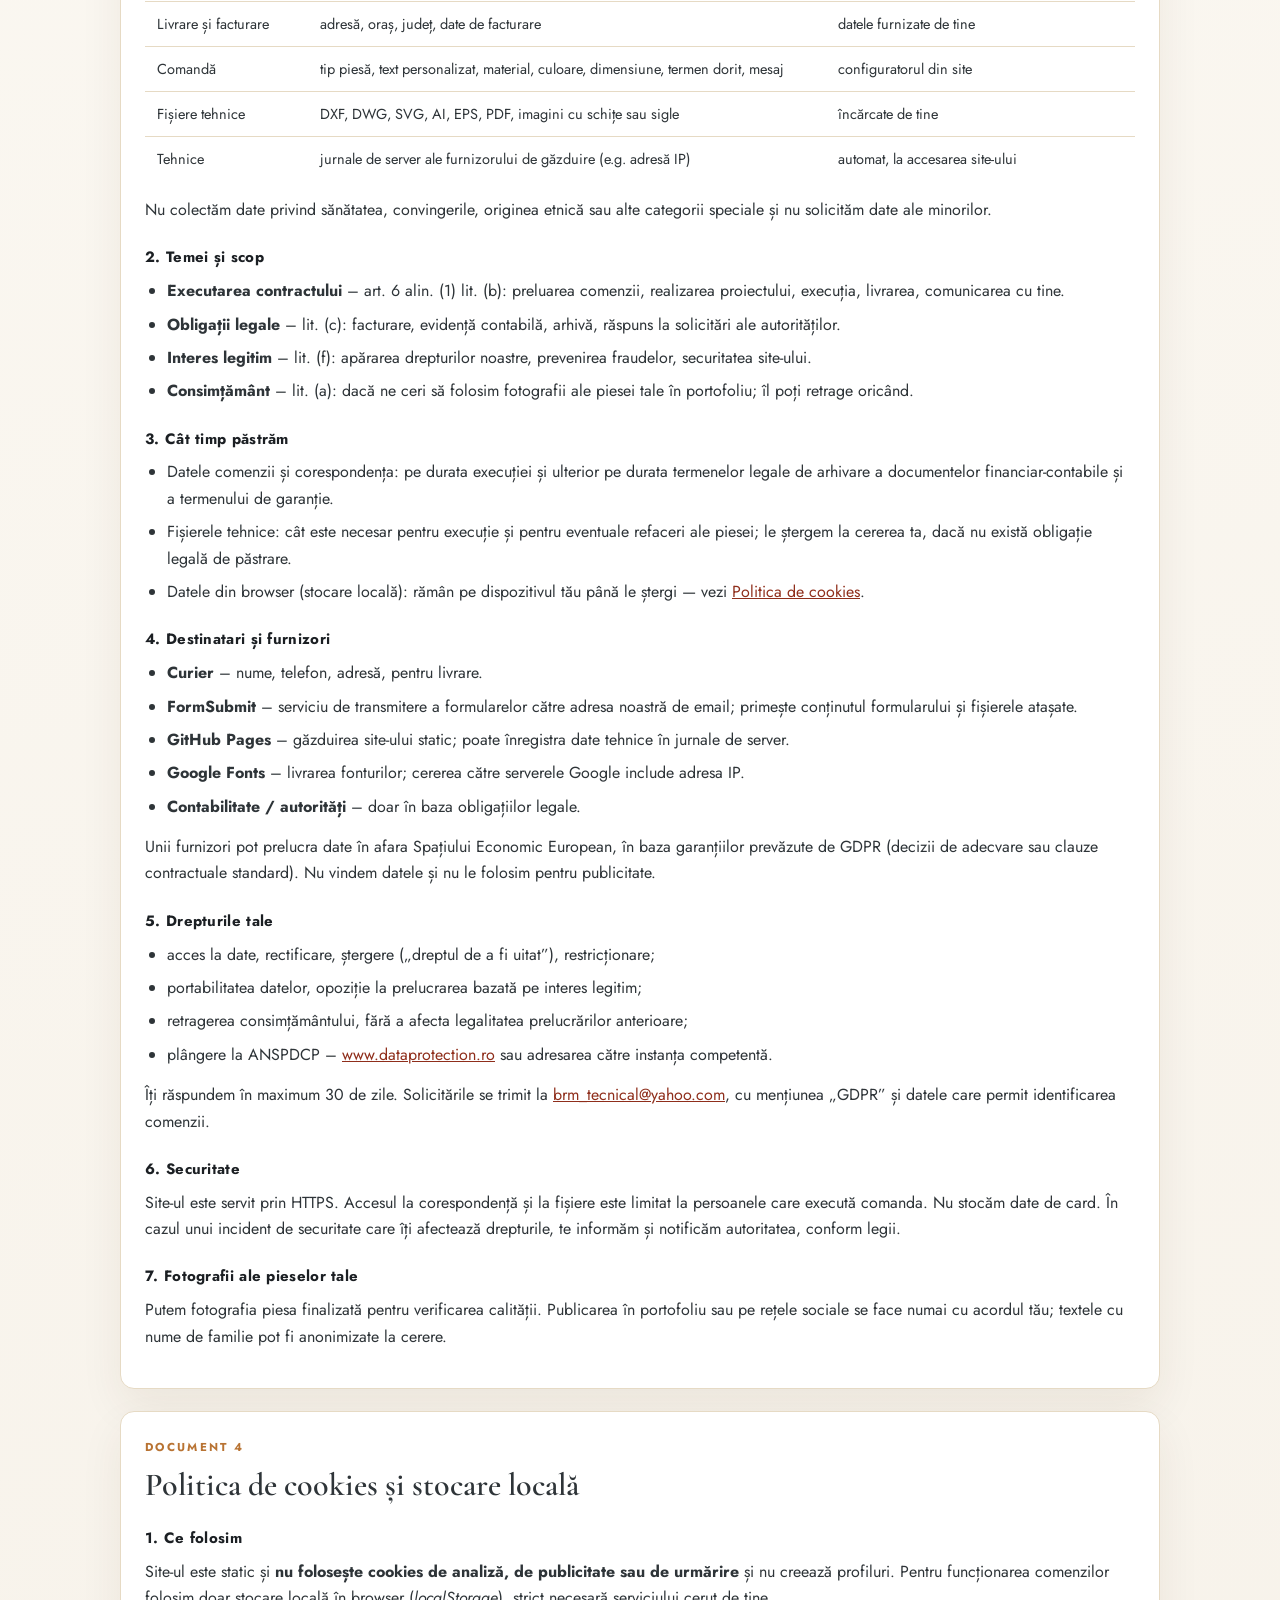
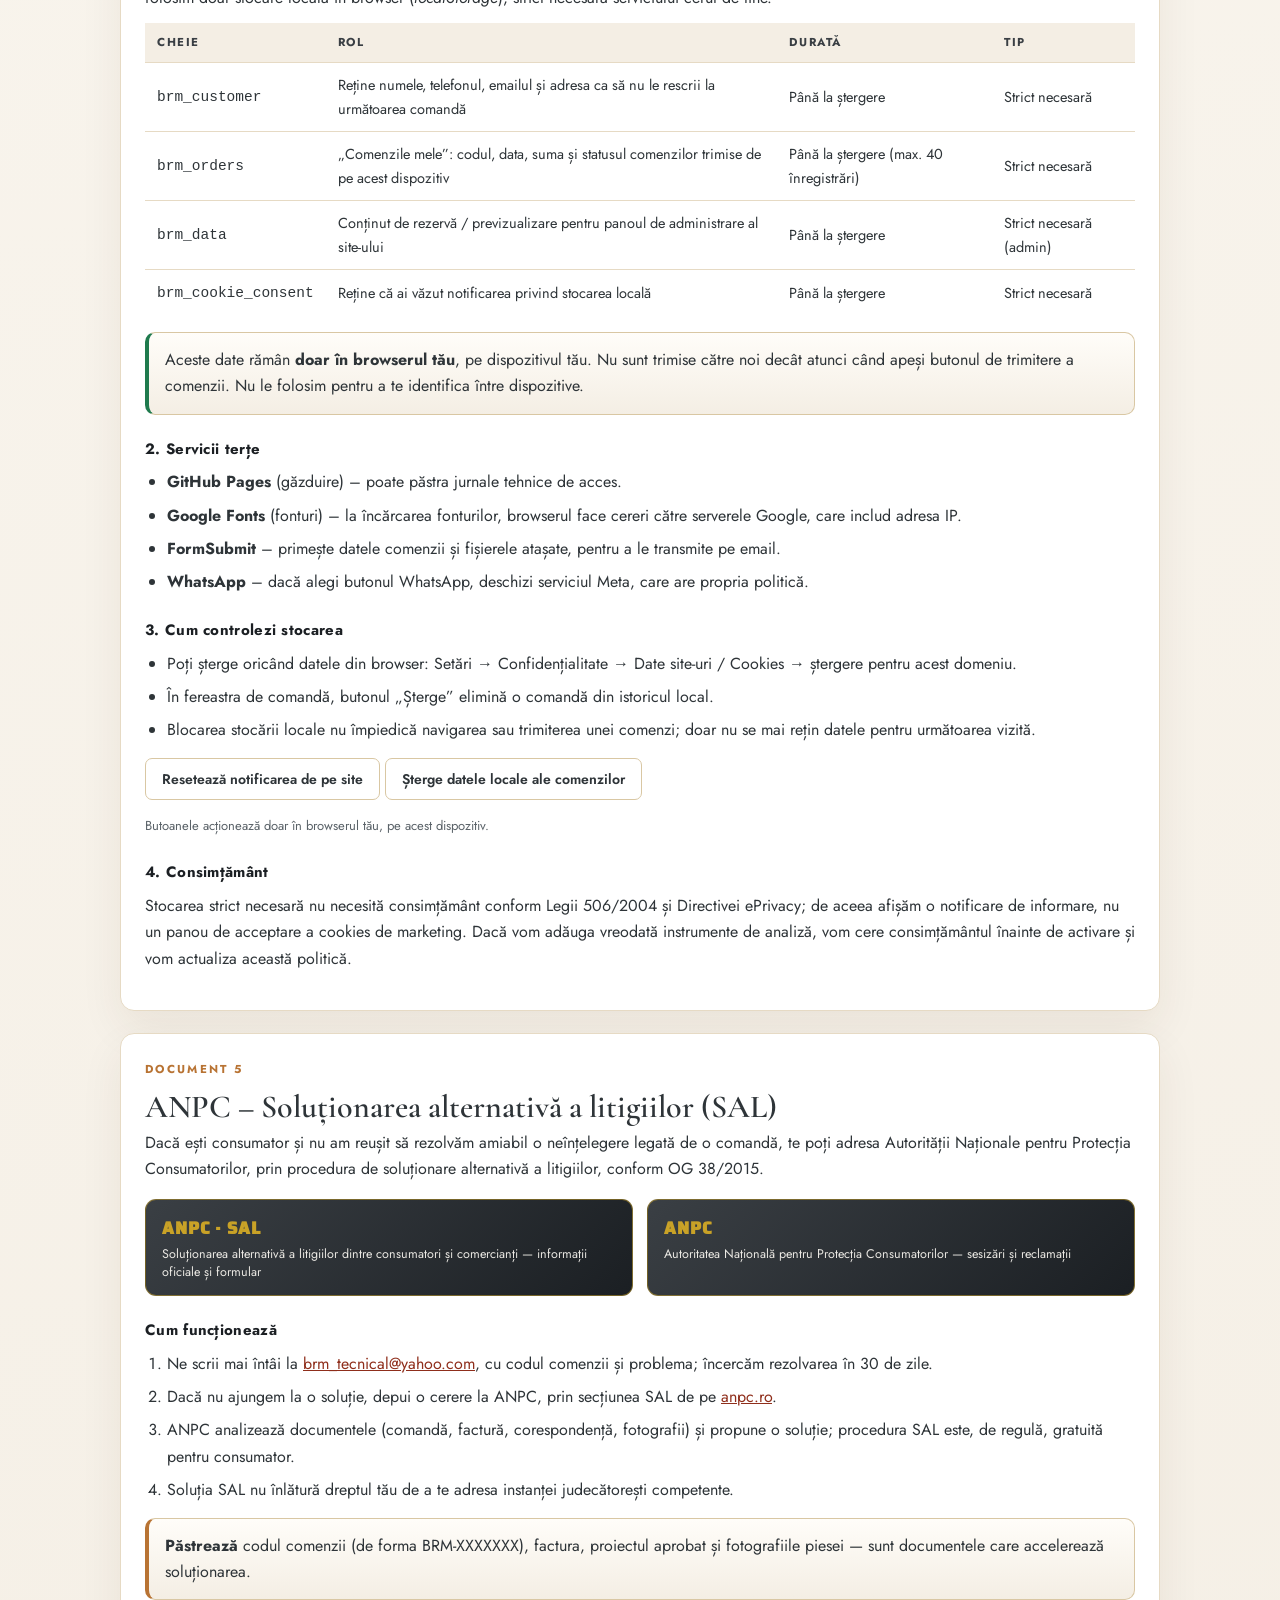
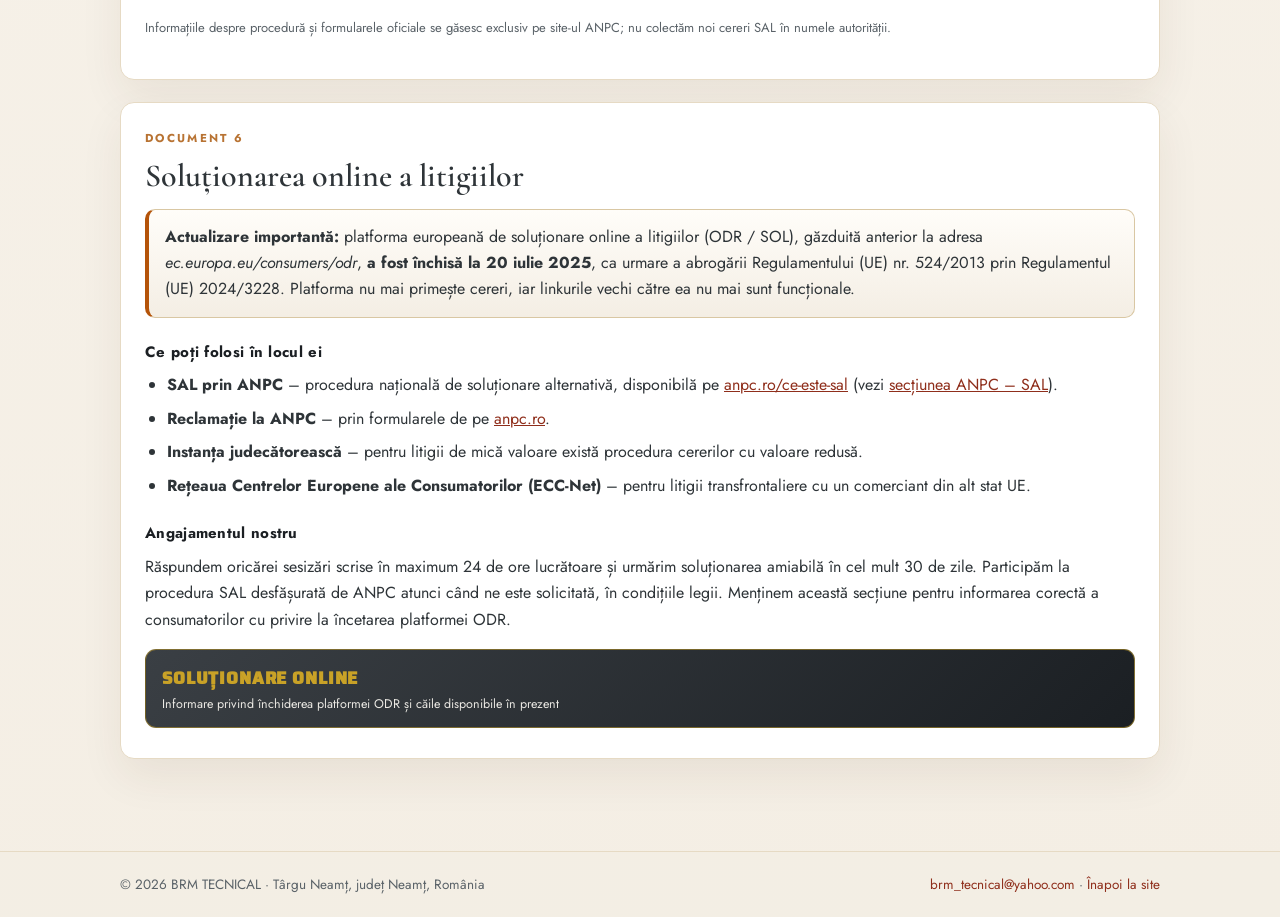
<file: legal.html>
<!DOCTYPE html>
<html lang="ro">
<head>
<meta charset="UTF-8">
<meta name="viewport" content="width=device-width, initial-scale=1.0">
<title>Informații legale – BRM TECNICAL | Termeni, livrare, retur, confidențialitate, cookies, ANPC</title>
<meta name="description" content="Termeni și condiții, livrare și retur, politica de confidențialitate, politica de cookies, ANPC – SAL și soluționarea online a litigiilor pentru BRM TECNICAL, atelier de piese tăiate la laser din Târgu Neamț.">
<meta name="robots" content="index, follow">
<link rel="icon" type="image/png" href="images/favicon.png">
<link rel="preconnect" href="https://fonts.googleapis.com">
<link rel="preconnect" href="https://fonts.gstatic.com" crossorigin>
<link href="https://fonts.googleapis.com/css2?family=Cormorant+Garamond:ital,wght@0,500;0,600;0,700;1,500&family=Jost:wght@400;500;600;700&family=Saira+Stencil+One&display=swap" rel="stylesheet">
<style>
:root{
  --ink:#1B1F23;--steel:#3A3F44;--graphite:#2E3438;--muted:#5A6268;
  --red:#8F2E1B;--red2:#6F2314;--gold:#B89470;--brass:#C9A227;--copper:#B87333;
  --ivory:#FBF8F2;--sand:#F4EEE4;--line:#E6DAC4;--line2:#D9C7A3;--ok:#1F7A4D;--warn:#B45309;
  --maxw:1080px;
}
*{box-sizing:border-box}
html{scroll-behavior:smooth;scrollbar-color:var(--gold) var(--sand);scrollbar-width:thin}
body{margin:0;font-family:'Jost',sans-serif;color:var(--graphite);
  background:linear-gradient(170deg,#F1EDE4,#FBF8F2 45%,#F4EEE4);line-height:1.65;font-size:16px}
::-webkit-scrollbar{width:11px;height:11px}
::-webkit-scrollbar-track{background:var(--sand)}
::-webkit-scrollbar-thumb{background:linear-gradient(180deg,var(--gold),var(--copper));border:2px solid var(--sand);border-radius:9px}
a{color:var(--red)}
img{max-width:100%;display:block}

.top{position:sticky;top:0;z-index:50;background:rgba(251,248,242,.94);backdrop-filter:blur(10px);border-bottom:1px solid var(--line)}
.top-in{max-width:var(--maxw);margin:0 auto;padding:14px 20px;display:flex;align-items:center;gap:18px;flex-wrap:wrap}
.logo{display:flex;align-items:baseline;gap:9px;text-decoration:none}
.logo-mark{font-family:'Saira Stencil One',sans-serif;font-size:19px;letter-spacing:.06em;color:var(--ivory);
  background:linear-gradient(135deg,var(--steel),var(--ink));padding:4px 10px 3px;border-radius:5px}
.logo-txt{font-weight:600;letter-spacing:.22em;font-size:12.5px;color:var(--graphite)}
.top-r{margin-left:auto;display:flex;align-items:center;gap:12px;flex-wrap:wrap}
.btn{font-family:'Jost',sans-serif;font-size:14px;font-weight:600;text-decoration:none;border-radius:7px;padding:10px 16px;
  border:1px solid var(--line2);background:#fff;color:var(--graphite);cursor:pointer;transition:.18s;display:inline-block}
.btn:hover{border-color:var(--red);color:var(--red)}
.btn-solid{background:linear-gradient(135deg,var(--red),var(--red2));color:#FFF3E8;border-color:transparent}
.btn-solid:hover{color:#fff;transform:translateY(-1px)}

.subnav{position:sticky;top:63px;z-index:40;background:linear-gradient(90deg,rgba(244,238,228,.97),rgba(251,248,242,.97));border-bottom:1px solid var(--line)}
.subnav-in{max-width:var(--maxw);margin:0 auto;padding:10px 20px;display:flex;gap:8px;overflow-x:auto}
.subnav a{white-space:nowrap;font-size:13.5px;font-weight:600;text-decoration:none;color:var(--steel);
  background:#fff;border:1px solid var(--line2);border-radius:999px;padding:8px 14px;transition:.16s}
.subnav a:hover{border-color:var(--copper);color:var(--red)}
.subnav a.on{background:linear-gradient(135deg,var(--steel),var(--ink));color:var(--ivory);border-color:transparent}

.hero{max-width:var(--maxw);margin:0 auto;padding:38px 20px 10px}
.eyebrow{font-size:11.5px;letter-spacing:.22em;text-transform:uppercase;color:var(--copper);font-weight:700;margin:0 0 8px}
h1{font-family:'Cormorant Garamond',serif;font-weight:600;font-size:clamp(30px,5vw,46px);margin:0 0 10px;line-height:1.1}
h1 em{font-style:italic;color:var(--red)}
.lead{font-size:16.5px;color:var(--muted);max-width:760px;margin:0}
.updated{font-size:12.5px;color:var(--muted);margin:14px 0 0}

main{max-width:var(--maxw);margin:0 auto;padding:18px 20px 70px}
.card{background:#fff;border:1px solid var(--line);border-radius:14px;padding:26px 24px;margin:0 0 22px;
  box-shadow:0 18px 44px rgba(70,45,20,.07);scroll-margin-top:130px}
.card>h2{font-family:'Cormorant Garamond',serif;font-weight:600;font-size:clamp(24px,3.4vw,32px);margin:0 0 4px;line-height:1.15}
.card>.k{font-size:11.5px;letter-spacing:.2em;text-transform:uppercase;color:var(--copper);font-weight:700;margin:0 0 10px}
h3{font-family:'Jost',sans-serif;font-size:15px;font-weight:700;letter-spacing:.02em;margin:22px 0 8px;color:var(--ink)}
p{margin:0 0 12px}
ul,ol{margin:0 0 14px;padding-left:22px}
li{margin:0 0 7px}
small{font-size:13px;color:var(--muted)}
hr{border:0;border-top:1px dashed var(--line2);margin:22px 0}

.box{background:linear-gradient(180deg,#FFFDF9,var(--sand));border:1px solid var(--line2);border-left:4px solid var(--copper);
  border-radius:10px;padding:14px 16px;margin:14px 0}
.box.warn{border-left-color:var(--warn)}
.box.ok{border-left-color:var(--ok)}
.box p:last-child{margin-bottom:0}
.fill{background:rgba(201,162,39,.18);border:1px dashed var(--brass);border-radius:5px;padding:1px 7px;font-size:14px;color:#7A5B18;font-weight:600}

table{width:100%;border-collapse:collapse;margin:10px 0 16px;font-size:14.5px}
th,td{text-align:left;padding:10px 12px;border-bottom:1px solid var(--line)}
th{font-size:11.5px;letter-spacing:.14em;text-transform:uppercase;color:var(--steel);background:var(--sand)}
tr:last-child td{border-bottom:0}

.grid2{display:grid;grid-template-columns:1fr 1fr;gap:16px}
.mini{background:linear-gradient(180deg,#FFFDF9,#F7F1E5);border:1px solid var(--line);border-radius:11px;padding:16px}
.mini h4{margin:0 0 6px;font-family:'Cormorant Garamond',serif;font-size:21px;font-weight:600}
.mini p{margin:0;font-size:14.5px;color:var(--muted)}

.badges{display:flex;gap:14px;flex-wrap:wrap;margin:16px 0 4px}
.badge{display:flex;flex-direction:column;gap:3px;text-decoration:none;min-width:250px;flex:1 1 250px;
  background:linear-gradient(135deg,var(--steel),var(--ink));border:1px solid rgba(201,162,39,.5);
  border-radius:11px;padding:14px 16px;color:var(--ivory);transition:.18s}
.badge:hover{border-color:var(--brass);transform:translateY(-2px)}
.badge b{font-family:'Saira Stencil One',sans-serif;font-size:17px;letter-spacing:.05em;color:var(--brass)}
.badge span{font-size:12.5px;line-height:1.45;opacity:.92}

.foot{border-top:1px solid var(--line);background:rgba(244,238,228,.7)}
.foot-in{max-width:var(--maxw);margin:0 auto;padding:22px 20px;display:flex;gap:14px;flex-wrap:wrap;align-items:center;font-size:13.5px;color:var(--muted)}
.foot-in a{color:var(--red);text-decoration:none}
.foot-in .sp{margin-left:auto}

@media(max-width:760px){
  .grid2{grid-template-columns:1fr}
  .subnav{top:59px}
  .card{padding:20px 16px}
  .top-in{padding:12px 16px}
}
@media print{
  .top,.subnav,.foot,.noprint{display:none!important}
  body{background:#fff}
  .card{box-shadow:none;border:0;page-break-inside:avoid}
}
@media(prefers-reduced-motion:reduce){html{scroll-behavior:auto}*{transition:none!important}}
</style>
</head>
<body>

<header class="top">
  <div class="top-in">
    <a class="logo" href="index.html"><span class="logo-mark">BRM</span><span class="logo-txt">TECNICAL</span></a>
    <div class="top-r">
      <button class="btn noprint" type="button" onclick="window.print()">Printează / PDF</button>
      <a class="btn btn-solid" href="index.html">← Înapoi la site</a>
    </div>
  </div>
</header>

<nav class="subnav noprint" aria-label="Documente legale">
  <div class="subnav-in" id="subnav">
    <a href="#termeni">Termeni și condiții</a>
    <a href="#livrare">Livrare și retur</a>
    <a href="#confidentialitate">Confidențialitate</a>
    <a href="#cookies">Cookies</a>
    <a href="#anpc">ANPC – SAL</a>
    <a href="#sol">Soluționarea online</a>
  </div>
</nav>

<div class="hero">
  <p class="eyebrow">Informații legale</p>
  <h1>Regulile atelierului, <em>scrise clar</em></h1>
  <p class="lead">Aici găsești termenii de cumpărare, condițiile de livrare și retur, modul în care prelucrăm datele, ce stocăm în browser și căile oficiale de soluționare a litigiilor. Aceste documente se aplică comenzilor plasate pe site-ul BRM TECNICAL și prin email.</p>
  <p class="updated">Ultima actualizare: 26 noiembrie 2026</p>
</div>

<main>

  <!-- DATE OPERATOR -->
  <section class="card" id="operator">
    <p class="k">Operator / Vânzător</p>
    <h2>Date de identificare</h2>
    <div class="grid2">
      <div class="mini">
        <h4>BRM TECNICAL</h4>
        <p>Atelier de piese personalizate din metal, tăiate la laser.<br>
        Târgu Neamț, județ Neamț, România</p>
      </div>
      <div class="mini">
        <h4>Contact</h4>
        <p>Email: <a href="mailto:brm_tecnical@yahoo.com">brm_tecnical@yahoo.com</a><br>
        Program: Luni – Vineri, 9:00 – 18:00</p>
      </div>
    </div>
    <div class="box warn">
      <p><strong>De completat de către operator:</strong> denumire completă <span class="fill">[denumire firmă / PFA]</span>,
      CUI <span class="fill">[CUI]</span>, nr. Registrul Comerțului <span class="fill">[J../…/…]</span>,
      sediu social <span class="fill">[adresă completă]</span>, telefon <span class="fill">[telefon]</span>,
      cont bancar <span class="fill">[IBAN]</span>.</p>
    </div>
    <p><small>În textele de mai jos, „Vânzătorul”, „Atelierul” sau „Operatorul” înseamnă entitatea identificată în această secțiune, iar „Consumatorul” înseamnă persoana fizică sau grupul de persoane fizice care acționează în afara activității sale profesionale.</small></p>
  </section>

  <!-- 1. TERMENI -->
  <section class="card" id="termeni">
    <p class="k">Document 1</p>
    <h2>Termeni și condiții</h2>

    <h3>1. Obiectul documentului</h3>
    <p>Acești termeni reglementează folosirea site-ului și cumpărarea pieselor din metal tăiate la laser (coronițe, tablouri, plăcuțe, decorațiuni, semne de casă și piese după desen propriu) de la Vânzător. Plasarea unei comenzi înseamnă acceptarea acestor termeni, împreună cu politicile de livrare, retur și confidențialitate.</p>

    <h3>2. Produse și personalizare</h3>
    <ul>
      <li>Piesele se execută din oțel carbon, inox, aluminiu, alamă, cupru sau tablă zincată, tăiate cu laser, șlefuite și vopsite în atelier.</li>
      <li>Produsele marcate „În stoc” se livrează ca model standard. Produsele marcate „Personalizat” se execută după textul, materialul, culoarea și dimensiunea confirmate cu clientul.</li>
      <li>Previzualizarea din atelierul online este orientativă (proporții, fonturi, nuanțe). Înainte de tăiere trimitem proiectul spre aprobare; execuția începe numai după confirmarea scrisă a clientului.</li>
      <li>Diferențele minore de nuanță, textură sau aspect al metalului, precum și urmele firești ale tăierii și vopsirii manuale, nu constituie defect.</li>
    </ul>

    <h3>3. Prețuri</h3>
    <ul>
      <li>Prețurile afișate în colecție sunt exprimate în lei. Pentru piesele configurate în atelier, suma afișată este o <strong>estimare</strong>; prețul final se confirmă după proiect, în funcție de material, dimensiune, complexitate și cantitate.</li>
      <li>Costul transportului se adaugă separat și este afișat înainte de confirmarea comenzii. Ridicarea din atelier este gratuită.</li>
      <li>Prețul comunicat și acceptat rămâne fix pentru comanda respectivă.</li>
    </ul>

    <h3>4. Cum se încheie contractul</h3>
    <ol>
      <li>Trimiți comanda prin formularul de pe site, prin email sau WhatsApp, cu datele de contact și livrare.</li>
      <li>Îți răspundem în maximum 24 de ore lucrătoare cu proiectul și prețul final.</li>
      <li>Contractul se consideră încheiat în momentul în care confirmi în scris (email/WhatsApp) proiectul și prețul. Nu se percepe plată înaintea acestei confirmări.</li>
      <li>Ne rezervăm dreptul de a refuza comenzi imposibil tehnic, cu texte sau însemne protejate fără drept de utilizare, ori cu conținut inadecvat.</li>
    </ol>

    <h3>5. Plata</h3>
    <ul>
      <li>Ramburs la curier sau transfer bancar, pe bază de factură.</li>
      <li>Pentru piesele personalizate putem solicita un avans, comunicat înainte de confirmare; restul se achită la livrare.</li>
      <li>Nu procesăm carduri pe site și nu stocăm date de card.</li>
    </ul>

    <h3>6. Termene de execuție</h3>
    <ul>
      <li>Modele standard: 3–5 zile lucrătoare de la confirmare.</li>
      <li>Piese personalizate (nume, logo, desen propriu): 5–7 zile lucrătoare de la aprobarea proiectului.</li>
      <li>În perioadele aglomerate (sărbători) termenele pot crește; te anunțăm înainte de confirmare. Termenele de curier se adaugă la cele de execuție.</li>
    </ul>

    <h3>7. Fișiere trimise de client (DXF, DWG, SVG, AI, EPS, PDF, imagini)</h3>
    <ul>
      <li>Garantezi că deții drepturile asupra desenului, siglei sau imaginii trimise și că executarea piesei nu încalcă drepturi ale terților (mărci, drepturi de autor, desene industriale).</li>
      <li>Folosim fișierele exclusiv pentru realizarea comenzii tale și pentru arhiva tehnică a lucrării.</li>
      <li>Răspunderea pentru conținutul și legalitatea fișierului trimis îți aparține; ne rezervăm dreptul de a refuza executarea.</li>
      <li>Formatul preferat este DXF sau SVG, cu contururi închise, la scară 1:1. Fișierele raster (JPG/PNG) pot necesita vectorizare, contra cost, comunicat înainte.</li>
    </ul>

    <h3>8. Conformitate și garanție</h3>
    <p>Produsele beneficiază de garanția legală de conformitate conform OUG 140/2021 și Legii 296/2004. Pentru neconformități apărute fără culpa utilizatorului, remediem prin reparare, înlocuire, reducerea prețului sau restituirea contravalorii, în condițiile legii. Nu acoperim uzura normală, zgârieturile produse după livrare, montajul impropriu, expunerea la substanțe corozive sau modificările aduse piesei.</p>

    <h3>9. Utilizare și siguranță</h3>
    <p>Piesele sunt obiecte decorative, nu jucării. Pot avea margini sau colțuri ascuțite și piese mici; a nu se lăsa la îndemâna copiilor mici. Montajul se face cu elemente de fixare potrivite suportului.</p>

    <h3>10. Răspundere</h3>
    <p>Răspunderea Vânzătorului este limitată la valoarea comenzii. Nu răspundem pentru întârzieri ale curierului, pentru informații de livrare greșite furnizate de client sau pentru utilizarea necorespunzătoare a produsului.</p>

    <h3>11. Forța majoră</h3>
    <p>Forța majoră și cazul fortuit, dovedite conform legii, înlătură răspunderea părții care le invocă. Te informăm prompt despre orice eveniment care afectează execuția sau livrarea.</p>

    <h3>12. Litigii</h3>
    <p>Ne poți scrie la <a href="mailto:brm_tecnical@yahoo.com">brm_tecnical@yahoo.com</a>; încercăm soluționarea amiabilă în 30 de zile. Dacă nu reușim, te poți adresa ANPC prin mecanismul SAL (vezi secțiunea <a href="#anpc">ANPC – SAL</a>) sau instanțelor competente. Contractele sunt supuse legii române.</p>

    <h3>13. Modificări</h3>
    <p>Putem actualiza acești termeni; comenzilor deja confirmate li se aplică versiunea în vigoare la data confirmării. Versiunea publicată pe această pagină este cea aplicabilă.</p>
  </section>

  <!-- 2. LIVRARE ȘI RETUR -->
  <section class="card" id="livrare">
    <p class="k">Document 2</p>
    <h2>Livrare și retur</h2>

    <h3>1. Livrare</h3>
    <table>
      <tr><th>Modalitate</th><th>Cost</th><th>Termen</th></tr>
      <tr><td>Curier, oriunde în România</td><td>25 lei (estimativ, se confirmă în ofertă)</td><td>1–3 zile lucrătoare de la predarea coletului</td></tr>
      <tr><td>Ridicare din atelier, Târgu Neamț</td><td>Gratuit</td><td>La finalizarea piesei, în programul afișat</td></tr>
    </table>
    <ul>
      <li>Expediem după confirmarea proiectului și finalizarea piesei: 3–5 zile lucrătoare pentru modele standard, 5–7 zile lucrătoare pentru piese personalizate.</li>
      <li>Primești numărul de urmărire (AWB) pe email sau WhatsApp, dacă ne-ai lăsat aceste date.</li>
      <li>Ambalăm piesele metalice cu protecție pe margini și colțuri, în ambalaj rigid.</li>
    </ul>

    <h3>2. Verificarea coletului</h3>
    <p>Verifică coletul la primire. Dacă ambalajul este deteriorat, cere curierului consemnarea în proces-verbal sau refuză coletul și scrie-ne în aceeași zi. Sesizările privind deteriorări vizibile se fac în maximum 48 de ore de la primire, cu fotografii ale ambalajului și piesei.</p>

    <h3>3. Dreptul de retragere – 14 zile (produse standard)</h3>
    <p>Conform OUG 34/2014, consumatorul poate renunța la contract în <strong>14 zile calendaristice</strong> de la primirea produsului, fără justificare și fără alte costuri decât cele prevăzute de lege.</p>
    <ol>
      <li>Ne anunți în scris, la <a href="mailto:brm_tecnical@yahoo.com">brm_tecnical@yahoo.com</a>, înainte de expirarea termenului, folosind modelul de mai jos sau orice declarație neechivocă.</li>
      <li>Returnezi produsul în maximum 14 zile de la notificare, în starea inițială, cu ambalajul și accesoriile.</li>
      <li>Rambursăm contravaloarea produsului în maximum 14 zile de la primirea notificării, dar putem suspenda plata până la primirea produsului sau a dovezii expedierii. Folosim aceeași metodă de plată.</li>
      <li>Costul direct al returnării este suportat de consumator. Costul transportului inițial se restituie dacă retragerea vizează întreaga comandă (pentru varianta standard de livrare).</li>
      <li>Răspunzi pentru diminuarea valorii dacă produsul a fost manipulat peste ceea ce este necesar pentru stabilirea naturii și funcționării lui.</li>
    </ol>

    <div class="box warn">
      <p><strong>Excepție legală – piese personalizate.</strong> Conform art. 16 lit. (c) din OUG 34/2014, dreptul de retragere <strong>nu se aplică</strong> bunurilor confecționate după specificațiile consumatorului sau clar personalizate: coronițe cu nume, plăcuțe cu siglă, piese tăiate după fișierul tău (DXF/SVG), dimensiuni sau culori la cerere. Aceste piese se execută special pentru tine și nu pot fi returnate, cu excepția neconformităților sau a defectelor.</p>
    </div>

    <h3>4. Produse neconforme sau greșite</h3>
    <p>Dacă piesa primită diferă de proiectul aprobat ori prezintă defecte de execuție, scrie-ne cu fotografii în 30 de zile. Corectăm sau refacem piesa fără costuri pentru tine, inclusiv transportul, sau restituim contravaloarea.</p>

    <h3>5. Model de notificare de retragere</h3>
    <div class="box">
      <p>Către: BRM TECNICAL – brm_tecnical@yahoo.com<br>
      Subiect: Retragere din contract – comanda [cod comandă]<br>
      „Vă notific prin prezenta că mă retrag din contractul de vânzare privind produsul [denumire], comandat la data [data] și primit la data [data]. Nume: [nume complet]. Adresă: [adresă]. Data: [data]. Semnătura (doar pe hârtie).”</p>
    </div>

    <h3>6. Rambursări</h3>
    <p>Se fac prin transfer bancar (IBAN comunicat de tine) sau numerar la ridicarea din atelier. Nu percepem taxe de procesare a returului.</p>

    <h3>7. Adresa de retur</h3>
    <p>Returnarea se face la adresa atelierului din Târgu Neamț, județ Neamț, comunicată în răspunsul nostru la notificarea de retragere. Nu acceptăm colete retur fără notificare prealabilă și fără cod de comandă înscris pe colet.</p>
  </section>

  <!-- 3. CONFIDENȚIALITATE -->
  <section class="card" id="confidentialitate">
    <p class="k">Document 3</p>
    <h2>Politica de confidențialitate</h2>
    <p>Pre prelucrăm datele în conformitate cu Regulamentul (UE) 2016/679 (GDPR), Legea 190/2018 și Legea 506/2004. Operatorul este entitatea identificată în secțiunea <a href="#operator">Date de identificare</a>.</p>

    <h3>1. Ce date colectăm</h3>
    <table>
      <tr><th>Categorie</th><th>Exemple</th><th>Sursă</th></tr>
      <tr><td>Identificare și contact</td><td>nume, telefon, email</td><td>formularul de comandă / email / WhatsApp</td></tr>
      <tr><td>Livrare și facturare</td><td>adresă, oraș, județ, date de facturare</td><td>datele furnizate de tine</td></tr>
      <tr><td>Comandă</td><td>tip piesă, text personalizat, material, culoare, dimensiune, termen dorit, mesaj</td><td>configuratorul din site</td></tr>
      <tr><td>Fișiere tehnice</td><td>DXF, DWG, SVG, AI, EPS, PDF, imagini cu schițe sau sigle</td><td>încărcate de tine</td></tr>
      <tr><td>Tehnice</td><td>jurnale de server ale furnizorului de găzduire (e.g. adresă IP)</td><td>automat, la accesarea site-ului</td></tr>
    </table>
    <p>Nu colectăm date privind sănătatea, convingerile, originea etnică sau alte categorii speciale și nu solicităm date ale minorilor.</p>

    <h3>2. Temei și scop</h3>
    <ul>
      <li><strong>Executarea contractului</strong> – art. 6 alin. (1) lit. (b): preluarea comenzii, realizarea proiectului, execuția, livrarea, comunicarea cu tine.</li>
      <li><strong>Obligații legale</strong> – lit. (c): facturare, evidență contabilă, arhivă, răspuns la solicitări ale autorităților.</li>
      <li><strong>Interes legitim</strong> – lit. (f): apărarea drepturilor noastre, prevenirea fraudelor, securitatea site-ului.</li>
      <li><strong>Consimțământ</strong> – lit. (a): dacă ne ceri să folosim fotografii ale piesei tale în portofoliu; îl poți retrage oricând.</li>
    </ul>

    <h3>3. Cât timp păstrăm</h3>
    <ul>
      <li>Datele comenzii și corespondența: pe durata execuției și ulterior pe durata termenelor legale de arhivare a documentelor financiar-contabile și a termenului de garanție.</li>
      <li>Fișierele tehnice: cât este necesar pentru execuție și pentru eventuale refaceri ale piesei; le ștergem la cererea ta, dacă nu există obligație legală de păstrare.</li>
      <li>Datele din browser (stocare locală): rămân pe dispozitivul tău până le ștergi — vezi <a href="#cookies">Politica de cookies</a>.</li>
    </ul>

    <h3>4. Destinatari și furnizori</h3>
    <ul>
      <li><strong>Curier</strong> – nume, telefon, adresă, pentru livrare.</li>
      <li><strong>FormSubmit</strong> – serviciu de transmitere a formularelor către adresa noastră de email; primește conținutul formularului și fișierele atașate.</li>
      <li><strong>GitHub Pages</strong> – găzduirea site-ului static; poate înregistra date tehnice în jurnale de server.</li>
      <li><strong>Google Fonts</strong> – livrarea fonturilor; cererea către serverele Google include adresa IP.</li>
      <li><strong>Contabilitate / autorități</strong> – doar în baza obligațiilor legale.</li>
    </ul>
    <p>Unii furnizori pot prelucra date în afara Spațiului Economic European, în baza garanțiilor prevăzute de GDPR (decizii de adecvare sau clauze contractuale standard). Nu vindem datele și nu le folosim pentru publicitate.</p>

    <h3>5. Drepturile tale</h3>
    <ul>
      <li>acces la date, rectificare, ștergere („dreptul de a fi uitat”), restricționare;</li>
      <li>portabilitatea datelor, opoziție la prelucrarea bazată pe interes legitim;</li>
      <li>retragerea consimțământului, fără a afecta legalitatea prelucrărilor anterioare;</li>
      <li>plângere la ANSPDCP – <a href="https://www.dataprotection.ro/" target="_blank" rel="noopener">www.dataprotection.ro</a> sau adresarea către instanța competentă.</li>
    </ul>
    <p>Îți răspundem în maximum 30 de zile. Solicitările se trimit la <a href="mailto:brm_tecnical@yahoo.com">brm_tecnical@yahoo.com</a>, cu mențiunea „GDPR” și datele care permit identificarea comenzii.</p>

    <h3>6. Securitate</h3>
    <p>Site-ul este servit prin HTTPS. Accesul la corespondență și la fișiere este limitat la persoanele care execută comanda. Nu stocăm date de card. În cazul unui incident de securitate care îți afectează drepturile, te informăm și notificăm autoritatea, conform legii.</p>

    <h3>7. Fotografii ale pieselor tale</h3>
    <p>Putem fotografia piesa finalizată pentru verificarea calității. Publicarea în portofoliu sau pe rețele sociale se face numai cu acordul tău; textele cu nume de familie pot fi anonimizate la cerere.</p>
  </section>

  <!-- 4. COOKIES -->
  <section class="card" id="cookies">
    <p class="k">Document 4</p>
    <h2>Politica de cookies și stocare locală</h2>

    <h3>1. Ce folosim</h3>
    <p>Site-ul este static și <strong>nu folosește cookies de analiză, de publicitate sau de urmărire</strong> și nu creează profiluri. Pentru funcționarea comenzilor folosim doar stocare locală în browser (<em>localStorage</em>), strict necesară serviciului cerut de tine.</p>

    <table>
      <tr><th>Cheie</th><th>Rol</th><th>Durată</th><th>Tip</th></tr>
      <tr><td><code>brm_customer</code></td><td>Reține numele, telefonul, emailul și adresa ca să nu le rescrii la următoarea comandă</td><td>Până la ștergere</td><td>Strict necesară</td></tr>
      <tr><td><code>brm_orders</code></td><td>„Comenzile mele”: codul, data, suma și statusul comenzilor trimise de pe acest dispozitiv</td><td>Până la ștergere (max. 40 înregistrări)</td><td>Strict necesară</td></tr>
      <tr><td><code>brm_data</code></td><td>Conținut de rezervă / previzualizare pentru panoul de administrare al site-ului</td><td>Până la ștergere</td><td>Strict necesară (admin)</td></tr>
      <tr><td><code>brm_cookie_consent</code></td><td>Reține că ai văzut notificarea privind stocarea locală</td><td>Până la ștergere</td><td>Strict necesară</td></tr>
    </table>

    <div class="box ok">
      <p>Aceste date rămân <strong>doar în browserul tău</strong>, pe dispozitivul tău. Nu sunt trimise către noi decât atunci când apeși butonul de trimitere a comenzii. Nu le folosim pentru a te identifica între dispozitive.</p>
    </div>

    <h3>2. Servicii terțe</h3>
    <ul>
      <li><strong>GitHub Pages</strong> (găzduire) – poate păstra jurnale tehnice de acces.</li>
      <li><strong>Google Fonts</strong> (fonturi) – la încărcarea fonturilor, browserul face cereri către serverele Google, care includ adresa IP.</li>
      <li><strong>FormSubmit</strong> – primește datele comenzii și fișierele atașate, pentru a le transmite pe email.</li>
      <li><strong>WhatsApp</strong> – dacă alegi butonul WhatsApp, deschizi serviciul Meta, care are propria politică.</li>
    </ul>

    <h3>3. Cum controlezi stocarea</h3>
    <ul>
      <li>Poți șterge oricând datele din browser: Setări → Confidențialitate → Date site-uri / Cookies → ștergere pentru acest domeniu.</li>
      <li>În fereastra de comandă, butonul „Șterge” elimină o comandă din istoricul local.</li>
      <li>Blocarea stocării locale nu împiedică navigarea sau trimiterea unei comenzi; doar nu se mai rețin datele pentru următoarea vizită.</li>
    </ul>
    <p class="noprint"><button class="btn" type="button" id="resetConsent">Resetează notificarea de pe site</button>
    <button class="btn" type="button" id="wipeLocal">Șterge datele locale ale comenzilor</button></p>
    <p><small>Butoanele acționează doar în browserul tău, pe acest dispozitiv.</small></p>

    <h3>4. Consimțământ</h3>
    <p>Stocarea strict necesară nu necesită consimțământ conform Legii 506/2004 și Directivei ePrivacy; de aceea afișăm o notificare de informare, nu un panou de acceptare a cookies de marketing. Dacă vom adăuga vreodată instrumente de analiză, vom cere consimțământul înainte de activare și vom actualiza această politică.</p>
  </section>

  <!-- 5. ANPC SAL -->
  <section class="card" id="anpc">
    <p class="k">Document 5</p>
    <h2>ANPC – Soluționarea alternativă a litigiilor (SAL)</h2>
    <p>Dacă ești consumator și nu am reușit să rezolvăm amiabil o neînțelegere legată de o comandă, te poți adresa Autorității Naționale pentru Protecția Consumatorilor, prin procedura de soluționare alternativă a litigiilor, conform OG 38/2015.</p>

    <div class="badges">
      <a class="badge" href="https://anpc.ro/ce-este-sal/" target="_blank" rel="noopener">
        <b>ANPC · SAL</b>
        <span>Soluționarea alternativă a litigiilor dintre consumatori și comercianți — informații oficiale și formular</span>
      </a>
      <a class="badge" href="https://anpc.ro/" target="_blank" rel="noopener">
        <b>ANPC</b>
        <span>Autoritatea Națională pentru Protecția Consumatorilor — sesizări și reclamații</span>
      </a>
    </div>

    <h3>Cum funcționează</h3>
    <ol>
      <li>Ne scrii mai întâi la <a href="mailto:brm_tecnical@yahoo.com">brm_tecnical@yahoo.com</a>, cu codul comenzii și problema; încercăm rezolvarea în 30 de zile.</li>
      <li>Dacă nu ajungem la o soluție, depui o cerere la ANPC, prin secțiunea SAL de pe <a href="https://anpc.ro/ce-este-sal/" target="_blank" rel="noopener">anpc.ro</a>.</li>
      <li>ANPC analizează documentele (comandă, factură, corespondență, fotografii) și propune o soluție; procedura SAL este, de regulă, gratuită pentru consumator.</li>
      <li>Soluția SAL nu înlătură dreptul tău de a te adresa instanței judecătorești competente.</li>
    </ol>

    <div class="box">
      <p><strong>Păstrează</strong> codul comenzii (de forma BRM-XXXXXXX), factura, proiectul aprobat și fotografiile piesei — sunt documentele care accelerează soluționarea.</p>
    </div>
    <p><small>Informațiile despre procedură și formularele oficiale se găsesc exclusiv pe site-ul ANPC; nu colectăm noi cereri SAL în numele autorității.</small></p>
  </section>

  <!-- 6. SOL -->
  <section class="card" id="sol">
    <p class="k">Document 6</p>
    <h2>Soluționarea online a litigiilor</h2>

    <div class="box warn">
      <p><strong>Actualizare importantă:</strong> platforma europeană de soluționare online a litigiilor (ODR / SOL), găzduită anterior la adresa <em>ec.europa.eu/consumers/odr</em>, <strong>a fost închisă la 20 iulie 2025</strong>, ca urmare a abrogării Regulamentului (UE) nr. 524/2013 prin Regulamentul (UE) 2024/3228. Platforma nu mai primește cereri, iar linkurile vechi către ea nu mai sunt funcționale.</p>
    </div>

    <h3>Ce poți folosi în locul ei</h3>
    <ul>
      <li><strong>SAL prin ANPC</strong> – procedura națională de soluționare alternativă, disponibilă pe <a href="https://anpc.ro/ce-este-sal/" target="_blank" rel="noopener">anpc.ro/ce-este-sal</a> (vezi <a href="#anpc">secțiunea ANPC – SAL</a>).</li>
      <li><strong>Reclamație la ANPC</strong> – prin formularele de pe <a href="https://anpc.ro/" target="_blank" rel="noopener">anpc.ro</a>.</li>
      <li><strong>Instanța judecătorească</strong> – pentru litigii de mică valoare există procedura cererilor cu valoare redusă.</li>
      <li><strong>Rețeaua Centrelor Europene ale Consumatorilor (ECC-Net)</strong> – pentru litigii transfrontaliere cu un comerciant din alt stat UE.</li>
    </ul>

    <h3>Angajamentul nostru</h3>
    <p>Răspundem oricărei sesizări scrise în maximum 24 de ore lucrătoare și urmărim soluționarea amiabilă în cel mult 30 de zile. Participăm la procedura SAL desfășurată de ANPC atunci când ne este solicitată, în condițiile legii. Menținem această secțiune pentru informarea corectă a consumatorilor cu privire la încetarea platformei ODR.</p>

    <div class="badges">
      <a class="badge" href="https://anpc.ro/ce-este-sal/" target="_blank" rel="noopener">
        <b>SOLUȚIONARE ONLINE</b>
        <span>Informare privind închiderea platformei ODR și căile disponibile în prezent</span>
      </a>
    </div>
  </section>

</main>

<footer class="foot">
  <div class="foot-in">
    <span>© <span id="yr">2026</span> BRM TECNICAL · Târgu Neamț, județ Neamț, România</span>
    <span class="sp"><a href="mailto:brm_tecnical@yahoo.com">brm_tecnical@yahoo.com</a> · <a href="index.html">Înapoi la site</a></span>
  </div>
</footer>

<script>
(function () {
  'use strict';
  var y = document.getElementById('yr');
  if (y) y.textContent = String(new Date().getFullYear());

  var links = [].slice.call(document.querySelectorAll('#subnav a'));
  var secs = links.map(function (a) { return document.getElementById(a.getAttribute('href').slice(1)); });
  function mark() {
    var best = null, top = 150;
    secs.forEach(function (s, i) {
      if (!s) return;
      var r = s.getBoundingClientRect();
      if (r.top <= top + 40 && (!best || r.top > best.top)) best = { top: r.top, i: i };
    });
    links.forEach(function (a, i) { a.classList.toggle('on', !!best && best.i === i); });
  }
  window.addEventListener('scroll', mark, { passive: true });
  window.addEventListener('hashchange', mark);
  mark();

  var rc = document.getElementById('resetConsent');
  if (rc) rc.addEventListener('click', function () {
    try { localStorage.removeItem('brm_cookie_consent'); } catch (e) {}
    rc.textContent = 'Notificarea va reapărea pe site ✓';
    setTimeout(function () { rc.textContent = 'Resetează notificarea de pe site'; }, 2600);
  });

  var wl = document.getElementById('wipeLocal');
  if (wl) wl.addEventListener('click', function () {
    if (!confirm('Ștergi din acest browser datele de contact și istoricul comenzilor?')) return;
    try {
      localStorage.removeItem('brm_orders');
      localStorage.removeItem('brm_customer');
    } catch (e) {}
    wl.textContent = 'Date locale șterse ✓';
    setTimeout(function () { wl.textContent = 'Șterge datele locale ale comenzilor'; }, 2600);
  });
})();
</script>
</body>
</html>
</file>
<file: css/style.css>
/* ============================================================
   BRM TECNICAL — ornamente personalizate tăiate la laser
   Paletă & tipografie după modelul dardeiarna.ro
   ============================================================ */

:root{
  --ink:#2E3438;
  --muted:#5A6268;
  --soft:#4A5257;
  --red:#8F2E1B;
  --red-dark:#6f2314;
  --gold:#B89470;
  --goldtxt:#8A6A2C;
  --line:#E6DAC4;
  --line2:#D9C7A3;
  --ivory:#FBF8F2;
  --sand:#F4EEE4;
  --ice:#EEF3F9;
  --white:#fff8ee;
  --radius:6px;
  --maxw:1200px;
  --head-h:70px;
}

*{box-sizing:border-box}
html{scroll-behavior:smooth}
body{
  margin:0;
  font-family:'Jost',sans-serif;
  color:var(--ink);
  background-color:#fbf7ef;
  background-image:
    radial-gradient(circle at 68% 520px,#ffd68c55 0,#ffd68c00 280px),
    linear-gradient(165deg,#e8e4dc,#efece5 30%,#f6f1e8 60%,#fbf7ef);
  background-repeat:no-repeat;
  background-size:100% 1600px,100% 1600px;
  background-attachment:scroll;
  -webkit-font-smoothing:antialiased;
}
/* textură discretă de atelier (nu ninsoare) */
body::before{
  content:"";
  position:absolute;left:0;right:0;top:0;height:1200px;
  pointer-events:none;z-index:0;opacity:.5;
  background-image:
    radial-gradient(circle,rgba(184,148,112,.25) 0 1px,transparent 1.5px),
    radial-gradient(circle,rgba(46,52,56,.12) 0 1px,transparent 1.5px);
  background-size:140px 140px,90px 90px;
  background-position:30px 50px,70px 90px;
  -webkit-mask-image:linear-gradient(#000 0%,#000 45%,transparent 100%);
  mask-image:linear-gradient(#000 0%,#000 45%,transparent 100%);
}
main,.head,.foot,.band{position:relative;z-index:1}

img{max-width:100%;display:block}
a{color:inherit}
button{font-family:inherit}

/* ---------- tipografie ---------- */
.h1{
  font-family:'Cormorant Garamond',Georgia,serif;
  font-weight:500;font-size:clamp(38px,5.4vw,60px);
  line-height:1.03;margin:.2em 0 .35em;letter-spacing:-.01em;
}
.h2{
  font-family:'Cormorant Garamond',Georgia,serif;
  font-weight:500;font-size:clamp(30px,3.8vw,46px);
  line-height:1.08;margin:0 0 .4em;
}
.h1 em,.h2 em{font-style:italic;color:var(--red)}
.eyebrow{
  font-size:12px;letter-spacing:.24em;text-transform:uppercase;
  color:var(--goldtxt);font-weight:600;margin:0 0 10px;
}
.eyebrow.center{text-align:center}
.center{text-align:center}
.lead{
  font-size:clamp(16px,1.6vw,19px);color:var(--soft);
  max-width:640px;margin:0 auto;line-height:1.6;
}
.sec-sub{color:var(--muted);max-width:620px;margin:0 auto 8px}

/* ---------- bandă de sus ---------- */
.band{
  background:var(--red);color:#ffe9d9;
  font-size:13.5px;text-align:center;padding:9px 16px;letter-spacing:.02em;
}
.band p{margin:0}
.band b{color:#fff;font-weight:600}
.band a{color:#fff;text-decoration:underline;text-underline-offset:2px}

/* ---------- antet ---------- */
.head{
  position:sticky;top:0;z-index:50;
  background:rgba(251,248,242,.86);
  backdrop-filter:blur(12px);-webkit-backdrop-filter:blur(12px);
  border-bottom:1px solid rgba(217,199,163,.55);
}
.head-in{
  max-width:var(--maxw);margin:0 auto;padding:0 24px;height:var(--head-h);
  display:flex;align-items:center;gap:26px;
}
.logo{display:flex;align-items:baseline;gap:8px;text-decoration:none;flex:0 0 auto}
.logo-mark{
  font-family:'Saira Stencil One',sans-serif;font-size:24px;color:var(--ink);
  background:var(--ink);color:var(--ivory);padding:3px 9px 2px;border-radius:4px;
  letter-spacing:.06em;line-height:1.15;
}
.logo-txt{
  font-weight:600;letter-spacing:.3em;font-size:14px;color:var(--ink);
}
.nav{display:flex;gap:24px;margin-left:8px}
.nav a{
  text-decoration:none;font-size:15px;font-weight:500;color:var(--soft);
  padding:6px 0;border-bottom:2px solid transparent;transition:.2s;
}
.nav a:hover{color:var(--red);border-color:var(--red)}
.head-mail{
  margin-left:auto;text-decoration:none;font-size:14px;font-weight:500;
  background:#fff;border:1px solid var(--line2);border-radius:999px;
  padding:9px 16px;color:var(--ink);box-shadow:0 6px 16px #2e343810;transition:.2s;
  white-space:nowrap;
}
.head-mail:hover{color:var(--red);border-color:var(--red)}
.burger{display:none;background:none;border:0;padding:8px;cursor:pointer}
.burger span{display:block;width:24px;height:2px;background:var(--ink);margin:5px 0;transition:.25s}

/* ---------- hero ---------- */
.hero{padding:72px 24px 40px}
.hero-in{max-width:var(--maxw);margin:0 auto;text-align:center}
.hero .eyebrow{
  display:flex;align-items:center;justify-content:center;gap:14px;
}
.hero .eyebrow::before,.hero .eyebrow::after{
  content:"";width:38px;height:1px;
  background:linear-gradient(90deg,transparent,var(--gold));
}
.hero .eyebrow::after{background:linear-gradient(90deg,var(--gold),transparent)}
.hero-price{
  display:flex;align-items:center;justify-content:center;gap:16px;flex-wrap:wrap;
  margin:22px 0 34px;
}
.price{
  font-family:'Cormorant Garamond',serif;font-size:30px;font-weight:600;color:var(--red);
}
.price-note{font-size:13.5px;color:var(--muted);letter-spacing:.02em}

/* ---------- personalizator ---------- */
.customizer{
  display:grid;grid-template-columns:1.15fr .85fr;gap:0;
  background:#fff;border:1px solid var(--line);border-radius:12px;
  overflow:hidden;box-shadow:0 30px 70px #462d141c;text-align:left;
  max-width:1080px;margin:0 auto;
}
.preview{
  position:relative;
  background:
    radial-gradient(circle at 50% 42%,#ffffff 0,#fdfaf4 55%,#f4eee4 100%);
  padding:26px 26px 64px;display:flex;align-items:center;justify-content:center;
  border-right:1px solid var(--line);
}
.pv-stage{
  position:relative;width:100%;max-width:520px;aspect-ratio:1/1;
  container-type:inline-size;
}
.preview img{
  width:100%;height:100%;object-fit:contain;
  filter:drop-shadow(4px 10px 14px rgba(40,22,6,.22));
  transition:opacity .2s;
}
.pv-banner{
  position:absolute;top:51%;left:14%;right:14%;transform:translateY(-50%);
  text-align:center;pointer-events:none;
  white-space:nowrap;overflow:hidden;text-overflow:ellipsis;
  color:var(--ivory);
  font-family:'Saira Stencil One',sans-serif;
  font-size:6.8cqw;letter-spacing:.04em;line-height:1.35;
  text-shadow:0 2px 6px rgba(0,0,0,.55);
}
/* text curbat jos — SVG textPath */
.pv-curve{
  position:absolute;inset:0;width:100%;height:100%;
  pointer-events:none;overflow:visible;
}
.pv-curve-text{
  font-family:'Saira Stencil One',sans-serif;
  font-size:46px;letter-spacing:.06em;
  fill:var(--ivory);
  paint-order:stroke;stroke:rgba(0,0,0,.45);stroke-width:8px;stroke-linejoin:round;
}
.pv-cap{
  position:absolute;left:0;right:0;bottom:22px;text-align:center;
  font-size:11px;letter-spacing:.22em;text-transform:uppercase;color:var(--goldtxt);
}
.pv-cap::before,.pv-cap::after{content:"";display:inline-block;width:40px;height:1px;background:var(--gold);vertical-align:middle;margin:0 12px}

/* variante de culoare (fundalul vine din PNG; textul se adaptează) */
.preview[data-color="rosu"] .pv-banner{color:#FFE9D9}
.preview[data-color="rosu"] .pv-curve-text{fill:#FFE9D9}
.preview[data-color="auriu"] .pv-banner{color:#FFF6E4}
.preview[data-color="auriu"] .pv-curve-text{fill:#FFF6E4}

/* comenzi */
.controls{padding:34px 32px 30px;background:#fff;display:flex;flex-direction:column;gap:14px}
.ctl-title{
  font-family:'Cormorant Garamond',serif;font-weight:500;font-size:30px;margin:0;
}
.ctl-title em{font-style:italic;color:var(--red)}
.ctl-note{margin:0;font-size:14px;color:var(--muted);line-height:1.5}
.fld{display:flex;flex-direction:column;gap:6px}
.fld > span,.fld-lbl{font-size:12.5px;letter-spacing:.14em;text-transform:uppercase;color:var(--goldtxt);font-weight:600}
.fld input,.fld select,.fld textarea{
  font-family:'Jost',sans-serif;font-size:16px;color:var(--ink);
  border:1px solid var(--line2);border-radius:var(--radius);
  padding:12px 14px;background:#fffdf9;outline:none;transition:.2s;width:100%;
}
.fld input:focus,.fld select:focus,.fld textarea:focus{border-color:var(--red);box-shadow:0 0 0 3px #8f2e1b1a}
.fld textarea{resize:vertical}
.colors{display:flex;gap:8px;flex-wrap:wrap}
.chip{
  display:inline-flex;align-items:center;gap:8px;cursor:pointer;
  border:1px solid var(--line2);background:#fff;border-radius:999px;
  padding:8px 15px;font-size:14px;color:var(--ink);transition:.2s;
}
.chip i{width:14px;height:14px;border-radius:50%;display:inline-block;border:1px solid #0002}
.chip:hover{border-color:var(--gold)}
.chip.is-on{border-color:var(--red);color:var(--red);background:#fff;box-shadow:0 0 0 2px #8f2e1b22}
.ctl-legal{margin:0;font-size:12.5px;color:var(--muted);text-align:center}

/* ---------- butoane ---------- */
.btn{
  display:inline-block;text-align:center;background:var(--red);color:var(--white);
  text-decoration:none;font-weight:600;letter-spacing:.05em;
  padding:17px 30px;border:0;border-radius:4px;font-family:'Jost',sans-serif;
  font-size:16.5px;cursor:pointer;box-shadow:0 14px 28px #8f2e1b38;
  transition:.2s;width:100%;
}
.btn:hover{background:var(--red-dark);transform:translateY(-1px);box-shadow:0 18px 32px #8f2e1b45}
.btn-ghost{
  background:transparent;color:var(--ink);border:1px solid var(--line2);
  box-shadow:none;width:auto;padding:14px 26px;
}
.btn-ghost:hover{background:#fff;color:var(--red);border-color:var(--red);transform:none}

/* ---------- încredere ---------- */
.trust{padding:18px 24px 8px}
.trust-in{
  max-width:var(--maxw);margin:0 auto;display:grid;
  grid-template-columns:repeat(4,1fr);gap:14px;
}
.tr{
  background:#ffffffa6;border:1px solid #b8947040;border-radius:8px;
  padding:18px 16px;text-align:center;
}
.tr-ic{font-size:22px;color:var(--gold);display:block;margin-bottom:4px}
.tr strong{
  display:block;font-family:'Cormorant Garamond',serif;font-size:19px;
  font-weight:600;color:var(--ink);margin-bottom:2px;
}
.tr p{margin:0;font-size:13px;color:var(--muted);line-height:1.4}

/* ---------- marquee ---------- */
.marquee{overflow:hidden;padding:46px 0 10px;mask-image:linear-gradient(90deg,transparent,#000 8%,#000 92%,transparent)}
.marquee-track{display:flex;gap:26px;width:max-content;animation:slide 60s linear infinite}
.marquee:hover .marquee-track{animation-play-state:paused}
.marquee-track img{
  width:190px;height:190px;object-fit:contain;background:#fff;
  border:1px solid var(--line);border-radius:10px;padding:10px;
  box-shadow:0 10px 24px #462d1414;
}
@keyframes slide{to{transform:translateX(-50%)}}

/* ---------- atelier ---------- */
.atelier{padding:70px 24px}
.atelier-in{
  max-width:var(--maxw);margin:0 auto;display:flex;gap:48px;align-items:center;
  background:#f6efe2;border:1px solid var(--line);border-radius:14px;
  padding:48px;
}
.atelier-txt{flex:1 1 320px}
.atelier-txt p{color:var(--soft);line-height:1.65;font-size:16.5px}
.atelier-txt .btn{margin-top:12px}
.atelier-img{flex:1 1 320px}
.atelier-img img{
  width:100%;aspect-ratio:4/3;object-fit:contain;background:#fff;
  border:1px solid var(--line);border-radius:10px;padding:18px;
  box-shadow:0 24px 48px #462d141f;
}

/* ---------- secțiuni ---------- */
.sec{max-width:var(--maxw);margin:0 auto;padding:88px 32px;display:flex;flex-direction:column;gap:20px}
.band-sec{
  max-width:none;background:#f6efe2;border-top:1px solid var(--line);
  border-bottom:1px solid var(--line);align-items:center;
}
.band-sec > *{max-width:var(--maxw);width:100%}

/* ---------- materiale ---------- */
.mats{
  display:grid;grid-template-columns:repeat(3,1fr);gap:18px;margin-top:26px;width:100%;
}
.mat{
  background:#fff;border:1px solid var(--line);border-radius:10px;
  padding:24px 22px;position:relative;transition:.25s;
}
.mat:hover{border-color:var(--gold);box-shadow:0 16px 36px #462d1414;transform:translateY(-3px)}
.mat-dot{
  display:block;width:34px;height:34px;border-radius:50%;
  border:2px solid #ffffffcc;box-shadow:0 4px 10px #00000026, inset 0 -3px 6px #00000030;
  margin-bottom:14px;
}
.mat h3{
  margin:0 0 8px;font-family:'Cormorant Garamond',serif;
  font-size:22px;font-weight:600;color:var(--ink);
}
.mat p{margin:0;font-size:14.5px;color:var(--muted);line-height:1.55}

/* ---------- filtre + grilă ---------- */
.filters{display:flex;gap:10px;flex-wrap:wrap;justify-content:center;margin-top:14px}
.fbtn{
  border:1px solid var(--line2);background:#fff;border-radius:999px;
  padding:9px 18px;font-size:14.5px;color:var(--soft);cursor:pointer;transition:.2s;
}
.fbtn span{color:var(--muted);font-size:12.5px;margin-left:4px}
.fbtn:hover{border-color:var(--gold);color:var(--ink)}
.fbtn.is-on{background:var(--ink);border-color:var(--ink);color:var(--ivory)}
.fbtn.is-on span{color:#ffffff99}

.grid{
  display:grid;grid-template-columns:repeat(4,1fr);gap:22px;margin-top:26px;
}
.card{
  position:relative;background:#fff;border:1px solid var(--line);border-radius:6px;
  overflow:hidden;display:flex;flex-direction:column;
  transition:transform .25s ease,border-color .25s ease,box-shadow .25s ease;
}
.card:hover{transform:translateY(-5px);border-color:var(--gold);box-shadow:0 22px 44px #462d141f}
.card.is-hidden{display:none}
.card > img{width:100%;aspect-ratio:1/1;object-fit:contain;padding:16px;background:#fffefb}
.badge{
  position:absolute;top:12px;left:12px;z-index:2;
  background:var(--ink);color:var(--ivory);font-size:11.5px;font-weight:500;
  letter-spacing:.06em;padding:5px 10px;border-radius:4px;
}
.badge-custom{background:var(--red)}
.card-b{padding:16px 18px 18px;display:flex;flex-direction:column;gap:6px;border-top:1px solid var(--line)}
.card-b h3{
  margin:0;font-size:16.5px;font-weight:500;line-height:1.3;color:var(--ink);
}
.card-p{
  margin:0;font-family:'Cormorant Garamond',serif;font-size:22px;
  font-weight:600;color:var(--red);
}
.card-a{
  margin-top:6px;font-size:14.5px;font-weight:600;letter-spacing:.04em;
  color:var(--ink);text-decoration:none;transition:.2s;
}
.card-a:hover{color:var(--red)}

/* ---------- pași ---------- */
.steps{
  display:grid;grid-template-columns:repeat(4,1fr);gap:22px;margin-top:26px;
}
.step{
  background:#fff;border:1px solid var(--line);border-radius:8px;
  padding:26px 22px;position:relative;
}
.step .n{
  font-family:'Cormorant Garamond',serif;font-style:italic;font-weight:600;
  font-size:44px;color:var(--red);line-height:1;display:block;margin-bottom:8px;
}
.step h3{margin:0 0 8px;font-size:17.5px;font-weight:600}
.step p{margin:0;font-size:14.5px;color:var(--muted);line-height:1.55}

/* ---------- FAQ ---------- */
.faq{max-width:820px;margin:22px auto 0;width:100%;display:flex;flex-direction:column;gap:12px}
.faq details{
  background:#fff;border:1px solid var(--line);border-radius:8px;
  overflow:hidden;transition:border-color .2s;
}
.faq details[open]{border-color:var(--gold)}
.faq summary{
  list-style:none;cursor:pointer;padding:18px 22px;
  font-size:16.5px;font-weight:500;display:flex;
  align-items:center;justify-content:space-between;gap:16px;
}
.faq summary::-webkit-details-marker{display:none}
.faq summary:hover{color:var(--red)}
.plus{
  flex:0 0 auto;width:26px;height:26px;border-radius:50%;
  background:var(--sand);color:var(--red);font-weight:600;
  display:inline-flex;align-items:center;justify-content:center;
  font-size:17px;transition:.25s;line-height:1;
}
.faq details[open] .plus{transform:rotate(45deg);background:var(--red);color:#fff}
.faq details p{
  margin:0;padding:0 22px 20px;color:var(--muted);
  line-height:1.65;font-size:15.5px;
}

/* ---------- contact ---------- */
.contact-in{
  display:grid;grid-template-columns:1fr 1fr;gap:56px;align-items:start;
}
.contact-lead{color:var(--soft);line-height:1.65;font-size:16.5px}
.c-list{list-style:none;padding:0;margin:26px 0 28px;display:flex;flex-direction:column;gap:16px}
.c-list li{display:flex;flex-direction:column;gap:3px;border-left:2px solid var(--gold);padding-left:14px}
.c-k{font-size:11.5px;letter-spacing:.18em;text-transform:uppercase;color:var(--goldtxt);font-weight:600}
.c-list a,.c-list span:not(.c-k){font-size:17px;color:var(--ink);text-decoration:none;font-weight:500}
.c-list a:hover{color:var(--red)}
.contact-img{
  width:100%;max-width:340px;background:#fff;border:1px solid var(--line);
  border-radius:10px;padding:14px;box-shadow:0 18px 40px #462d141a;
}
.contact-form{
  background:#fff;border:1px solid var(--line);border-radius:12px;
  padding:32px;display:flex;flex-direction:column;gap:16px;
  box-shadow:0 24px 60px #462d1414;
}

/* ---------- final ---------- */
.final{
  text-align:center;padding:96px 24px;
  background:linear-gradient(165deg,#dce2f2,#eae7ee 45%,#f6eedf);
  border-top:1px solid var(--line);
}
.final p{color:var(--soft);font-size:17px;margin:0 auto 28px;max-width:520px}
.final .btn{width:auto;padding:18px 40px}

/* ---------- footer ---------- */
.foot{background:#1C1814;color:#e9e2d6;padding:56px 24px 0}
.foot-in{
  max-width:var(--maxw);margin:0 auto;display:grid;
  grid-template-columns:1.4fr 1fr 1fr;gap:40px;padding-bottom:40px;
}
.foot .logo-mark{background:var(--ivory);color:#1C1814}
.foot .logo-txt{color:var(--ivory)}
.foot-brand p{color:#a49b8d;font-size:14.5px;line-height:1.6;margin:16px 0 0}
.foot-col{display:flex;flex-direction:column;gap:10px}
.foot-col h4{
  margin:0 0 6px;font-size:12px;letter-spacing:.2em;text-transform:uppercase;
  color:var(--gold);font-weight:600;
}
.foot-col a,.foot-col span{
  color:#cfc6b6;text-decoration:none;font-size:15px;
}
.foot-col a:hover{color:#fff}
.foot-legal{
  max-width:var(--maxw);margin:0 auto;border-top:1px solid #ffffff1a;
  padding:20px 0 26px;display:flex;justify-content:space-between;gap:16px;
  flex-wrap:wrap;font-size:13px;color:#8d8577;
}
.foot-legal a{color:#8d8577;text-decoration:none}
.foot-legal a:hover{color:var(--gold)}

/* ---------- responsive ---------- */
@media (max-width:1080px){
  .grid{grid-template-columns:repeat(3,1fr)}
  .steps{grid-template-columns:repeat(2,1fr)}
  .trust-in{grid-template-columns:repeat(2,1fr)}
  .mats{grid-template-columns:repeat(2,1fr)}
}
@media (max-width:900px){
  .customizer{grid-template-columns:1fr}
  .preview{border-right:0;border-bottom:1px solid var(--line);padding-bottom:58px}
  .contact-in{grid-template-columns:1fr;gap:36px}
  .atelier-in{flex-direction:column;padding:32px}
  .nav{
    display:none;position:absolute;top:var(--head-h);left:0;right:0;
    background:var(--ivory);border-bottom:1px solid var(--line2);
    flex-direction:column;gap:0;padding:8px 24px 16px;
    box-shadow:0 20px 30px #00000014;
  }
  .nav.is-open{display:flex}
  .nav a{padding:13px 0;border-bottom:1px solid var(--line);font-size:16px}
  .burger{display:block;margin-left:auto}
  .head-mail{display:none}
  .foot-in{grid-template-columns:1fr;gap:30px}
}
@media (max-width:640px){
  .sec{padding:64px 18px}
  .grid{grid-template-columns:repeat(2,1fr);gap:14px}
  .mats{grid-template-columns:1fr}
  .card-b{padding:12px 13px 14px}
  .card-b h3{font-size:14.5px}
  .card-p{font-size:19px}
  .card-a{font-size:13.5px}
  .steps{grid-template-columns:1fr}
  .trust-in{grid-template-columns:1fr}
  .hero{padding-top:48px}
  .controls{padding:26px 20px}
  .contact-form{padding:24px 20px}
  .marquee-track img{width:140px;height:140px}
  .band{font-size:12.5px}
}
</file>
<file: css/admin.css>
/* BRM TECNICAL — panou admin */
:root{
  --ink:#2E3438;--muted:#5A6268;--red:#8F2E1B;--red-dark:#6f2314;
  --gold:#B89470;--goldtxt:#8A6A2C;--line:#E6DAC4;--line2:#D9C7A3;
  --ivory:#FBF8F2;--sand:#F4EEE4;--radius:6px;--maxw:1100px;
}
*{box-sizing:border-box}
body{
  margin:0;font-family:'Jost',sans-serif;color:var(--ink);
  background:linear-gradient(165deg,#efece5,#f6f1e8 50%,#fbf7ef);
  min-height:100vh;
}
img{max-width:100%;display:block}
code{background:var(--sand);padding:1px 6px;border-radius:4px;font-size:.92em}

.logo{display:flex;align-items:baseline;gap:8px;text-decoration:none}
.logo-mark{
  font-family:'Saira Stencil One',sans-serif;font-size:20px;
  background:var(--ink);color:var(--ivory);padding:3px 9px 2px;border-radius:4px;
  letter-spacing:.06em;
}
.logo-txt{font-weight:600;letter-spacing:.22em;font-size:13px;color:var(--ink)}

/* ---------- login ---------- */
.login{min-height:100vh;display:flex;align-items:center;justify-content:center;padding:24px}
.login-card{
  width:100%;max-width:420px;background:#fff;border:1px solid var(--line);
  border-radius:14px;padding:36px 32px;box-shadow:0 30px 70px #462d141c;
}
.login-card h1{font-family:'Cormorant Garamond',serif;font-weight:600;font-size:28px;margin:22px 0 6px}
.muted{color:var(--muted);font-size:14.5px;line-height:1.5;margin:0 0 18px}
.hint{font-size:12.5px;color:var(--muted);margin:14px 0 0;line-height:1.5}
.err{color:var(--red);font-size:13.5px;margin:8px 0 0}
.back{display:inline-block;margin-top:18px;font-size:14px;color:var(--goldtxt);text-decoration:none}
.back:hover{color:var(--red)}

.fld{display:flex;flex-direction:column;gap:6px;margin-bottom:12px}
.fld > span{font-size:12px;letter-spacing:.14em;text-transform:uppercase;color:var(--goldtxt);font-weight:600}
.fld input,.fld select,.fld textarea{
  font-family:'Jost',sans-serif;font-size:15.5px;color:var(--ink);
  border:1px solid var(--line2);border-radius:var(--radius);
  padding:11px 13px;background:#fffdf9;outline:none;transition:.2s;width:100%;
}
.fld input:focus,.fld select:focus,.fld textarea:focus{border-color:var(--red);box-shadow:0 0 0 3px #8f2e1b1a}
.fld textarea{resize:vertical}

.btn{
  display:inline-block;text-align:center;background:var(--red);color:#fff8ee;
  text-decoration:none;font-weight:600;letter-spacing:.04em;
  padding:14px 26px;border:0;border-radius:4px;font-size:15.5px;cursor:pointer;
  transition:.2s;width:100%;font-family:'Jost',sans-serif;
}
.btn:hover{background:var(--red-dark)}
.btn-sm{
  background:var(--ink);color:var(--ivory);border:0;border-radius:4px;
  padding:10px 16px;font-size:14px;font-weight:600;cursor:pointer;
  font-family:'Jost',sans-serif;transition:.2s;letter-spacing:.02em;
}
.btn-sm:hover{background:#000}
.btn-sm.ghost{background:#fff;color:var(--ink);border:1px solid var(--line2)}
.btn-sm.ghost:hover{border-color:var(--red);color:var(--red)}
.btn-sm.danger{background:#fff;color:var(--red);border:1px solid var(--red)}
.btn-sm.danger:hover{background:var(--red);color:#fff}
.file-btn{display:inline-block}
.link{font-size:14px;color:var(--goldtxt);text-decoration:none;font-weight:500}
.link:hover{color:var(--red)}

/* ---------- app ---------- */
.top{
  position:sticky;top:0;z-index:40;display:flex;align-items:center;gap:24px;
  background:rgba(251,248,242,.92);backdrop-filter:blur(10px);
  border-bottom:1px solid var(--line);padding:14px 24px;
}
.tabs{display:flex;gap:6px;margin-left:12px}
.tab{
  background:none;border:1px solid transparent;border-radius:999px;
  padding:9px 16px;font-size:14.5px;color:var(--muted);cursor:pointer;
  font-family:'Jost',sans-serif;transition:.2s;
}
.tab:hover{color:var(--ink);background:#fff}
.tab.is-on{background:var(--ink);color:var(--ivory)}
.top-r{margin-left:auto;display:flex;align-items:center;gap:14px}

main{max-width:var(--maxw);margin:0 auto;padding:32px 24px 80px}
.pane{display:none}
.pane.is-on{display:block}
.pane-head{
  display:flex;align-items:center;justify-content:space-between;gap:16px;
  flex-wrap:wrap;margin-bottom:20px;
}
.pane-head h2{font-family:'Cormorant Garamond',serif;font-weight:600;font-size:28px;margin:0}
.pane-head h3,.pane h3{font-family:'Cormorant Garamond',serif;font-size:20px;margin:28px 0 12px}
.count{font-size:14px;color:var(--muted);font-family:'Jost';font-weight:400}
.pane-actions{display:flex;gap:10px;flex-wrap:wrap}
.row{display:flex;gap:10px;flex-wrap:wrap;margin-bottom:12px}

.grid2{display:grid;grid-template-columns:1fr 1fr;gap:4px 18px}
.grid2 .span2{grid-column:span 2}

/* produse */
.prod-list{display:flex;flex-direction:column;gap:14px}
.prod{
  background:#fff;border:1px solid var(--line);border-radius:10px;
  padding:16px;display:grid;grid-template-columns:86px 1fr;gap:16px;align-items:start;
}
.prod-thumb{
  width:86px;height:86px;object-fit:contain;background:#fffefb;
  border:1px solid var(--line);border-radius:8px;padding:6px;
}
.prod-fields{display:grid;grid-template-columns:2fr 1fr 1fr;gap:10px}
.prod-fields .wide{grid-column:span 3}
.prod-fields .fld{margin:0}
.prod-tools{grid-column:span 3;display:flex;gap:8px;flex-wrap:wrap;align-items:center}
.prod-tools .spacer{flex:1}
.mini{
  background:#fff;border:1px solid var(--line2);border-radius:4px;
  padding:7px 12px;font-size:13px;cursor:pointer;font-family:'Jost';color:var(--ink);
}
.mini:hover{border-color:var(--red);color:var(--red)}
.mini.del{color:var(--red);border-color:#e0b4a8}
.mini.del:hover{background:var(--red);color:#fff;border-color:var(--red)}
.cat-hint{font-size:12px;color:var(--muted);grid-column:span 3;margin:-2px 0 0}

/* preview pane */
.pv-box{max-width:520px;margin:0 auto;background:#fff;border:1px solid var(--line);border-radius:12px;padding:26px}
.pv-stage{position:relative;width:100%;aspect-ratio:1/1;container-type:inline-size}
.pv-stage img{width:100%;height:100%;object-fit:contain;filter:drop-shadow(4px 10px 14px rgba(40,22,6,.22))}
.pv-banner{
  position:absolute;top:51%;left:14%;right:14%;transform:translateY(-50%);
  text-align:center;pointer-events:none;white-space:nowrap;overflow:hidden;text-overflow:ellipsis;
  color:#FBF8F2;font-family:'Saira Stencil One',sans-serif;
  font-size:6.8cqw;letter-spacing:.04em;line-height:1.35;
  text-shadow:0 2px 6px rgba(0,0,0,.55);
}
.pv-curve{position:absolute;inset:0;width:100%;height:100%;pointer-events:none;overflow:visible}
.pv-curve-text{
  font-family:'Saira Stencil One',sans-serif;font-size:46px;letter-spacing:.06em;
  fill:#FBF8F2;paint-order:stroke;stroke:rgba(0,0,0,.45);stroke-width:8px;stroke-linejoin:round;
}

/* toast */
.toast{
  position:fixed;bottom:26px;left:50%;transform:translateX(-50%);
  background:var(--ink);color:var(--ivory);padding:13px 22px;border-radius:6px;
  font-size:14.5px;box-shadow:0 16px 40px #00000040;z-index:100;
}

@media (max-width:800px){
  .top{flex-wrap:wrap;gap:12px}
  .tabs{order:3;width:100%;overflow:auto}
  .grid2{grid-template-columns:1fr}
  .grid2 .span2{grid-column:span 1}
  .prod{grid-template-columns:1fr}
  .prod-thumb{width:100%;height:160px}
  .prod-fields{grid-template-columns:1fr}
  .prod-fields .wide,.prod-tools,.cat-hint{grid-column:span 1}
}
</file>
